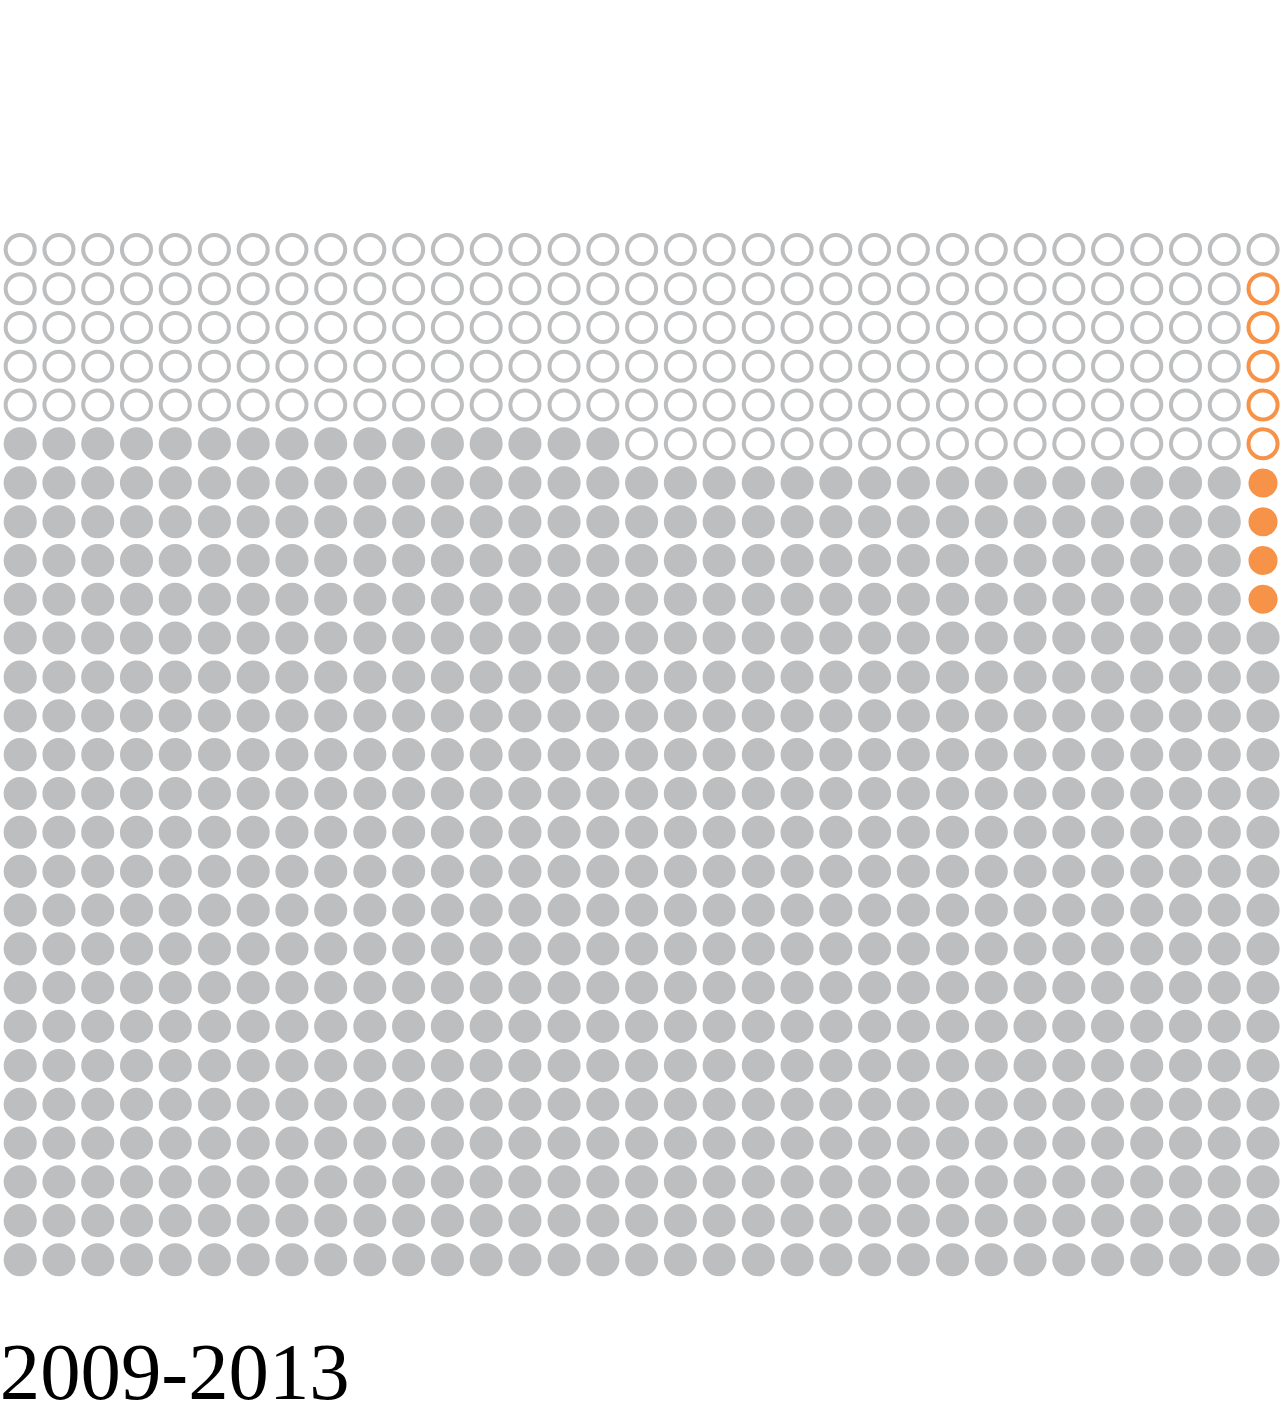
<file: graph2_A.html>
<html>
<head>
  <link rel="stylesheet" media="screen" href="https://fontlibrary.org/face/metropolis" type="text/css"/>
  <style>
  .toolTip {
    position: absolute;
    max-width: 100px;
    font-family: 'MetropolisSemiBold', sans-serif;
    margin-right: 5px;
    font-size: 14px;
    background-color: white;
    opacity: 0.9;
    padding: 5px;
  }
  circle:hover {
    opacity: 0.5;
  }
  </style>
</head>
<body style="margin: 0px;">
<div style="width:100%; height:auto">

<svg version="1.1" id="_x34_0_circles" xmlns="http://www.w3.org/2000/svg" xmlns:xlink="http://www.w3.org/1999/xlink" x="0px"
	 y="0px" viewBox="0 0 317 347.1" style="enable-background:new 0 0 317 347.1;" xml:space="preserve">
    <style type="text/css">
    	.st0{fill:none;stroke:#BCBEC0;stroke-miterlimit:10;}
    	.st1{fill:#BCBEC0;stroke:#BCBEC0;stroke-miterlimit:10;}
    	.st2{fill:none;stroke:#F79348;stroke-miterlimit:10;}
    	.st3{fill:#F79348;}
    	.st4{fill:#FFFFFF;}
    	.st5{fill:#F79348;stroke:#F79348;stroke-miterlimit:10;}
    	.st6{fill:#FFFFFF;stroke:#BCBEC0;stroke-miterlimit:10;}
    	.st7{fill:#FFFFFF;stroke:#F79348;stroke-miterlimit:10;}
    	.st8{fill:none;}
    	.st9{font-family:'MetropolisRegular';}
    	.st10{font-size:20px;}
    </style>
    <circle class="st6" cx="5" cy="61.8" r="3.6"/>
    <circle class="st6" cx="5" cy="71.5" r="3.6"/>
    <circle class="st6" cx="5" cy="81.1" r="3.6"/>
    <circle class="st6" cx="5" cy="90.7" r="3.6"/>
    <circle class="st6" cx="5" cy="100.3" r="3.6"/>
    <circle class="st1" cx="5" cy="109.9" r="3.6"/>
    <circle class="st1" cx="5" cy="119.6" r="3.6"/>
    <circle class="st1" cx="5" cy="129.2" r="3.6"/>
    <circle class="st1" cx="5" cy="138.8" r="3.6"/>
    <circle class="st1" cx="5" cy="148.4" r="3.6"/>
    <circle class="st1" cx="5" cy="158" r="3.6"/>
    <circle class="st1" cx="5" cy="167.7" r="3.6"/>
    <circle class="st1" cx="5" cy="177.3" r="3.6"/>
    <circle class="st1" cx="5" cy="186.9" r="3.6"/>
    <circle class="st1" cx="5" cy="196.5" r="3.6"/>
    <circle class="st1" cx="5" cy="206.1" r="3.6"/>
    <circle class="st1" cx="5" cy="215.8" r="3.6"/>
    <circle class="st1" cx="5" cy="225.4" r="3.6"/>
    <circle class="st1" cx="5" cy="235" r="3.6"/>
    <circle class="st1" cx="5" cy="244.6" r="3.6"/>
    <circle class="st1" cx="5" cy="254.2" r="3.6"/>
    <circle class="st1" cx="5" cy="263.9" r="3.6"/>
    <circle class="st1" cx="5" cy="273.5" r="3.6"/>
    <circle class="st1" cx="5" cy="283.1" r="3.6"/>
    <circle class="st1" cx="5" cy="292.7" r="3.6"/>
    <circle class="st1" cx="5" cy="302.3" r="3.6"/>
    <circle class="st1" cx="5" cy="312" r="3.6"/>
    <circle class="st6" cx="14.6" cy="61.8" r="3.6"/>
    <circle class="st6" cx="14.6" cy="71.5" r="3.6"/>
    <circle class="st6" cx="14.6" cy="81.1" r="3.6"/>
    <circle class="st6" cx="14.6" cy="90.7" r="3.6"/>
    <circle class="st6" cx="14.6" cy="100.3" r="3.6"/>
    <circle class="st1" cx="14.6" cy="109.9" r="3.6"/>
    <circle class="st1" cx="14.6" cy="119.6" r="3.6"/>
    <circle class="st1" cx="14.6" cy="129.2" r="3.6"/>
    <circle class="st1" cx="14.6" cy="138.8" r="3.6"/>
    <circle class="st1" cx="14.6" cy="148.4" r="3.6"/>
    <circle class="st1" cx="14.6" cy="158" r="3.6"/>
    <circle class="st1" cx="14.6" cy="167.7" r="3.6"/>
    <circle class="st1" cx="14.6" cy="177.3" r="3.6"/>
    <circle class="st1" cx="14.6" cy="186.9" r="3.6"/>
    <circle class="st1" cx="14.6" cy="196.5" r="3.6"/>
    <circle class="st1" cx="14.6" cy="206.1" r="3.6"/>
    <circle class="st1" cx="14.6" cy="215.8" r="3.6"/>
    <circle class="st1" cx="14.6" cy="225.4" r="3.6"/>
    <circle class="st1" cx="14.6" cy="235" r="3.6"/>
    <circle class="st1" cx="14.6" cy="244.6" r="3.6"/>
    <circle class="st1" cx="14.6" cy="254.2" r="3.6"/>
    <circle class="st1" cx="14.6" cy="263.9" r="3.6"/>
    <circle class="st1" cx="14.6" cy="273.5" r="3.6"/>
    <circle class="st1" cx="14.6" cy="283.1" r="3.6"/>
    <circle class="st1" cx="14.6" cy="292.7" r="3.6"/>
    <circle class="st1" cx="14.6" cy="302.3" r="3.6"/>
    <circle class="st1" cx="14.6" cy="312" r="3.6"/>
    <circle class="st6" cx="24.2" cy="61.8" r="3.6"/>
    <circle class="st6" cx="24.2" cy="71.5" r="3.6"/>
    <circle class="st6" cx="24.2" cy="81.1" r="3.6"/>
    <circle class="st6" cx="24.2" cy="90.7" r="3.6"/>
    <circle class="st6" cx="24.2" cy="100.3" r="3.6"/>
    <circle class="st1" cx="24.2" cy="109.9" r="3.6"/>
    <circle class="st1" cx="24.2" cy="119.6" r="3.6"/>
    <circle class="st1" cx="24.2" cy="129.2" r="3.6"/>
    <circle class="st1" cx="24.2" cy="138.8" r="3.6"/>
    <circle class="st1" cx="24.2" cy="148.4" r="3.6"/>
    <circle class="st1" cx="24.2" cy="158" r="3.6"/>
    <circle class="st1" cx="24.2" cy="167.7" r="3.6"/>
    <circle class="st1" cx="24.2" cy="177.3" r="3.6"/>
    <circle class="st1" cx="24.2" cy="186.9" r="3.6"/>
    <circle class="st1" cx="24.2" cy="196.5" r="3.6"/>
    <circle class="st1" cx="24.2" cy="206.1" r="3.6"/>
    <circle class="st1" cx="24.2" cy="215.8" r="3.6"/>
    <circle class="st1" cx="24.2" cy="225.4" r="3.6"/>
    <circle class="st1" cx="24.2" cy="235" r="3.6"/>
    <circle class="st1" cx="24.2" cy="244.6" r="3.6"/>
    <circle class="st1" cx="24.2" cy="254.2" r="3.6"/>
    <circle class="st1" cx="24.2" cy="263.9" r="3.6"/>
    <circle class="st1" cx="24.2" cy="273.5" r="3.6"/>
    <circle class="st1" cx="24.2" cy="283.1" r="3.6"/>
    <circle class="st1" cx="24.2" cy="292.7" r="3.6"/>
    <circle class="st1" cx="24.2" cy="302.3" r="3.6"/>
    <circle class="st1" cx="24.2" cy="312" r="3.6"/>
    <circle class="st6" cx="33.8" cy="61.8" r="3.6"/>
    <circle class="st6" cx="33.8" cy="71.5" r="3.6"/>
    <circle class="st6" cx="33.8" cy="81.1" r="3.6"/>
    <circle class="st6" cx="33.8" cy="90.7" r="3.6"/>
    <circle class="st6" cx="33.8" cy="100.3" r="3.6"/>
    <circle class="st1" cx="33.8" cy="109.9" r="3.6"/>
    <circle class="st1" cx="33.8" cy="119.6" r="3.6"/>
    <circle class="st1" cx="33.8" cy="129.2" r="3.6"/>
    <circle class="st1" cx="33.8" cy="138.8" r="3.6"/>
    <circle class="st1" cx="33.8" cy="148.4" r="3.6"/>
    <circle class="st1" cx="33.8" cy="158" r="3.6"/>
    <circle class="st1" cx="33.8" cy="167.7" r="3.6"/>
    <circle class="st1" cx="33.8" cy="177.3" r="3.6"/>
    <circle class="st1" cx="33.8" cy="186.9" r="3.6"/>
    <circle class="st1" cx="33.8" cy="196.5" r="3.6"/>
    <circle class="st1" cx="33.8" cy="206.1" r="3.6"/>
    <circle class="st1" cx="33.8" cy="215.8" r="3.6"/>
    <circle class="st1" cx="33.8" cy="225.4" r="3.6"/>
    <circle class="st1" cx="33.8" cy="235" r="3.6"/>
    <circle class="st1" cx="33.8" cy="244.6" r="3.6"/>
    <circle class="st1" cx="33.8" cy="254.2" r="3.6"/>
    <circle class="st1" cx="33.8" cy="263.9" r="3.6"/>
    <circle class="st1" cx="33.8" cy="273.5" r="3.6"/>
    <circle class="st1" cx="33.8" cy="283.1" r="3.6"/>
    <circle class="st1" cx="33.8" cy="292.7" r="3.6"/>
    <circle class="st1" cx="33.8" cy="302.3" r="3.6"/>
    <circle class="st1" cx="33.8" cy="312" r="3.6"/>
    <circle class="st6" cx="43.4" cy="61.8" r="3.6"/>
    <circle class="st6" cx="43.4" cy="71.5" r="3.6"/>
    <circle class="st6" cx="43.4" cy="81.1" r="3.6"/>
    <circle class="st6" cx="43.4" cy="90.7" r="3.6"/>
    <circle class="st6" cx="43.4" cy="100.3" r="3.6"/>
    <circle class="st1" cx="43.4" cy="109.9" r="3.6"/>
    <circle class="st1" cx="43.4" cy="119.6" r="3.6"/>
    <circle class="st1" cx="43.4" cy="129.2" r="3.6"/>
    <circle class="st1" cx="43.4" cy="138.8" r="3.6"/>
    <circle class="st1" cx="43.4" cy="148.4" r="3.6"/>
    <circle class="st1" cx="43.4" cy="158" r="3.6"/>
    <circle class="st1" cx="43.4" cy="167.7" r="3.6"/>
    <circle class="st1" cx="43.4" cy="177.3" r="3.6"/>
    <circle class="st1" cx="43.4" cy="186.9" r="3.6"/>
    <circle class="st1" cx="43.4" cy="196.5" r="3.6"/>
    <circle class="st1" cx="43.4" cy="206.1" r="3.6"/>
    <circle class="st1" cx="43.4" cy="215.8" r="3.6"/>
    <circle class="st1" cx="43.4" cy="225.4" r="3.6"/>
    <circle class="st1" cx="43.4" cy="235" r="3.6"/>
    <circle class="st1" cx="43.4" cy="244.6" r="3.6"/>
    <circle class="st1" cx="43.4" cy="254.2" r="3.6"/>
    <circle class="st1" cx="43.4" cy="263.9" r="3.6"/>
    <circle class="st1" cx="43.4" cy="273.5" r="3.6"/>
    <circle class="st1" cx="43.4" cy="283.1" r="3.6"/>
    <circle class="st1" cx="43.4" cy="292.7" r="3.6"/>
    <circle class="st1" cx="43.4" cy="302.3" r="3.6"/>
    <circle class="st1" cx="43.4" cy="312" r="3.6"/>
    <circle class="st6" cx="53.1" cy="61.8" r="3.6"/>
    <circle class="st6" cx="53.1" cy="71.5" r="3.6"/>
    <circle class="st6" cx="53.1" cy="81.1" r="3.6"/>
    <circle class="st6" cx="53.1" cy="90.7" r="3.6"/>
    <circle class="st6" cx="53.1" cy="100.3" r="3.6"/>
    <circle class="st1" cx="53.1" cy="109.9" r="3.6"/>
    <circle class="st1" cx="53.1" cy="119.6" r="3.6"/>
    <circle class="st1" cx="53.1" cy="129.2" r="3.6"/>
    <circle class="st1" cx="53.1" cy="138.8" r="3.6"/>
    <circle class="st1" cx="53.1" cy="148.4" r="3.6"/>
    <circle class="st1" cx="53.1" cy="158" r="3.6"/>
    <circle class="st1" cx="53.1" cy="167.7" r="3.6"/>
    <circle class="st1" cx="53.1" cy="177.3" r="3.6"/>
    <circle class="st1" cx="53.1" cy="186.9" r="3.6"/>
    <circle class="st1" cx="53.1" cy="196.5" r="3.6"/>
    <circle class="st1" cx="53.1" cy="206.1" r="3.6"/>
    <circle class="st1" cx="53.1" cy="215.8" r="3.6"/>
    <circle class="st1" cx="53.1" cy="225.4" r="3.6"/>
    <circle class="st1" cx="53.1" cy="235" r="3.6"/>
    <circle class="st1" cx="53.1" cy="244.6" r="3.6"/>
    <circle class="st1" cx="53.1" cy="254.2" r="3.6"/>
    <circle class="st1" cx="53.1" cy="263.9" r="3.6"/>
    <circle class="st1" cx="53.1" cy="273.5" r="3.6"/>
    <circle class="st1" cx="53.1" cy="283.1" r="3.6"/>
    <circle class="st1" cx="53.1" cy="292.7" r="3.6"/>
    <circle class="st1" cx="53.1" cy="302.3" r="3.6"/>
    <circle class="st1" cx="53.1" cy="312" r="3.6"/>
    <circle class="st6" cx="62.7" cy="61.8" r="3.6"/>
    <circle class="st6" cx="62.7" cy="71.5" r="3.6"/>
    <circle class="st6" cx="62.7" cy="81.1" r="3.6"/>
    <circle class="st6" cx="62.7" cy="90.7" r="3.6"/>
    <circle class="st6" cx="62.7" cy="100.3" r="3.6"/>
    <circle class="st1" cx="62.7" cy="109.9" r="3.6"/>
    <circle class="st1" cx="62.7" cy="119.6" r="3.6"/>
    <circle class="st1" cx="62.7" cy="129.2" r="3.6"/>
    <circle class="st1" cx="62.7" cy="138.8" r="3.6"/>
    <circle class="st1" cx="62.7" cy="148.4" r="3.6"/>
    <circle class="st1" cx="62.7" cy="158" r="3.6"/>
    <circle class="st1" cx="62.7" cy="167.7" r="3.6"/>
    <circle class="st1" cx="62.7" cy="177.3" r="3.6"/>
    <circle class="st1" cx="62.7" cy="186.9" r="3.6"/>
    <circle class="st1" cx="62.7" cy="196.5" r="3.6"/>
    <circle class="st1" cx="62.7" cy="206.1" r="3.6"/>
    <circle class="st1" cx="62.7" cy="215.8" r="3.6"/>
    <circle class="st1" cx="62.7" cy="225.4" r="3.6"/>
    <circle class="st1" cx="62.7" cy="235" r="3.6"/>
    <circle class="st1" cx="62.7" cy="244.6" r="3.6"/>
    <circle class="st1" cx="62.7" cy="254.2" r="3.6"/>
    <circle class="st1" cx="62.7" cy="263.9" r="3.6"/>
    <circle class="st1" cx="62.7" cy="273.5" r="3.6"/>
    <circle class="st1" cx="62.7" cy="283.1" r="3.6"/>
    <circle class="st1" cx="62.7" cy="292.7" r="3.6"/>
    <circle class="st1" cx="62.7" cy="302.3" r="3.6"/>
    <circle class="st1" cx="62.7" cy="312" r="3.6"/>
    <circle class="st6" cx="72.3" cy="61.8" r="3.6"/>
    <circle class="st6" cx="72.3" cy="71.5" r="3.6"/>
    <circle class="st6" cx="72.3" cy="81.1" r="3.6"/>
    <circle class="st6" cx="72.3" cy="90.7" r="3.6"/>
    <circle class="st6" cx="72.3" cy="100.3" r="3.6"/>
    <circle class="st1" cx="72.3" cy="109.9" r="3.6"/>
    <circle class="st1" cx="72.3" cy="119.6" r="3.6"/>
    <circle class="st1" cx="72.3" cy="129.2" r="3.6"/>
    <circle class="st1" cx="72.3" cy="138.8" r="3.6"/>
    <circle class="st1" cx="72.3" cy="148.4" r="3.6"/>
    <circle class="st1" cx="72.3" cy="158" r="3.6"/>
    <circle class="st1" cx="72.3" cy="167.7" r="3.6"/>
    <circle class="st1" cx="72.3" cy="177.3" r="3.6"/>
    <circle class="st1" cx="72.3" cy="186.9" r="3.6"/>
    <circle class="st1" cx="72.3" cy="196.5" r="3.6"/>
    <circle class="st1" cx="72.3" cy="206.1" r="3.6"/>
    <circle class="st1" cx="72.3" cy="215.8" r="3.6"/>
    <circle class="st1" cx="72.3" cy="225.4" r="3.6"/>
    <circle class="st1" cx="72.3" cy="235" r="3.6"/>
    <circle class="st1" cx="72.3" cy="244.6" r="3.6"/>
    <circle class="st1" cx="72.3" cy="254.2" r="3.6"/>
    <circle class="st1" cx="72.3" cy="263.9" r="3.6"/>
    <circle class="st1" cx="72.3" cy="273.5" r="3.6"/>
    <circle class="st1" cx="72.3" cy="283.1" r="3.6"/>
    <circle class="st1" cx="72.3" cy="292.7" r="3.6"/>
    <circle class="st1" cx="72.3" cy="302.3" r="3.6"/>
    <circle class="st1" cx="72.3" cy="312" r="3.6"/>
    <circle class="st6" cx="81.9" cy="61.8" r="3.6"/>
    <circle class="st6" cx="81.9" cy="71.5" r="3.6"/>
    <circle class="st6" cx="81.9" cy="81.1" r="3.6"/>
    <circle class="st6" cx="81.9" cy="90.7" r="3.6"/>
    <circle class="st6" cx="81.9" cy="100.3" r="3.6"/>
    <circle class="st1" cx="81.9" cy="109.9" r="3.6"/>
    <circle class="st1" cx="81.9" cy="119.6" r="3.6"/>
    <circle class="st1" cx="81.9" cy="129.2" r="3.6"/>
    <circle class="st1" cx="81.9" cy="138.8" r="3.6"/>
    <circle class="st1" cx="81.9" cy="148.4" r="3.6"/>
    <circle class="st1" cx="81.9" cy="158" r="3.6"/>
    <circle class="st1" cx="81.9" cy="167.7" r="3.6"/>
    <circle class="st1" cx="81.9" cy="177.3" r="3.6"/>
    <circle class="st1" cx="81.9" cy="186.9" r="3.6"/>
    <circle class="st1" cx="81.9" cy="196.5" r="3.6"/>
    <circle class="st1" cx="81.9" cy="206.1" r="3.6"/>
    <circle class="st1" cx="81.9" cy="215.8" r="3.6"/>
    <circle class="st1" cx="81.9" cy="225.4" r="3.6"/>
    <circle class="st1" cx="81.9" cy="235" r="3.6"/>
    <circle class="st1" cx="81.9" cy="244.6" r="3.6"/>
    <circle class="st1" cx="81.9" cy="254.2" r="3.6"/>
    <circle class="st1" cx="81.9" cy="263.9" r="3.6"/>
    <circle class="st1" cx="81.9" cy="273.5" r="3.6"/>
    <circle class="st1" cx="81.9" cy="283.1" r="3.6"/>
    <circle class="st1" cx="81.9" cy="292.7" r="3.6"/>
    <circle class="st1" cx="81.9" cy="302.3" r="3.6"/>
    <circle class="st1" cx="81.9" cy="312" r="3.6"/>
    <circle class="st6" cx="91.6" cy="61.8" r="3.6"/>
    <circle class="st6" cx="91.6" cy="71.5" r="3.6"/>
    <circle class="st6" cx="91.6" cy="81.1" r="3.6"/>
    <circle class="st6" cx="91.6" cy="90.7" r="3.6"/>
    <circle class="st6" cx="91.6" cy="100.3" r="3.6"/>
    <circle class="st1" cx="91.6" cy="109.9" r="3.6"/>
    <circle class="st1" cx="91.6" cy="119.6" r="3.6"/>
    <circle class="st1" cx="91.6" cy="129.2" r="3.6"/>
    <circle class="st1" cx="91.6" cy="138.8" r="3.6"/>
    <circle class="st1" cx="91.6" cy="148.4" r="3.6"/>
    <circle class="st1" cx="91.6" cy="158" r="3.6"/>
    <circle class="st1" cx="91.6" cy="167.7" r="3.6"/>
    <circle class="st1" cx="91.6" cy="177.3" r="3.6"/>
    <circle class="st1" cx="91.6" cy="186.9" r="3.6"/>
    <circle class="st1" cx="91.6" cy="196.5" r="3.6"/>
    <circle class="st1" cx="91.6" cy="206.1" r="3.6"/>
    <circle class="st1" cx="91.6" cy="215.8" r="3.6"/>
    <circle class="st1" cx="91.6" cy="225.4" r="3.6"/>
    <circle class="st1" cx="91.6" cy="235" r="3.6"/>
    <circle class="st1" cx="91.6" cy="244.6" r="3.6"/>
    <circle class="st1" cx="91.6" cy="254.2" r="3.6"/>
    <circle class="st1" cx="91.6" cy="263.9" r="3.6"/>
    <circle class="st1" cx="91.6" cy="273.5" r="3.6"/>
    <circle class="st1" cx="91.6" cy="283.1" r="3.6"/>
    <circle class="st1" cx="91.6" cy="292.7" r="3.6"/>
    <circle class="st1" cx="91.6" cy="302.3" r="3.6"/>
    <circle class="st1" cx="91.6" cy="312" r="3.6"/>
    <circle class="st6" cx="101.2" cy="61.8" r="3.6"/>
    <circle class="st6" cx="101.2" cy="71.5" r="3.6"/>
    <circle class="st6" cx="101.2" cy="81.1" r="3.6"/>
    <circle class="st6" cx="101.2" cy="90.7" r="3.6"/>
    <circle class="st6" cx="101.2" cy="100.3" r="3.6"/>
    <circle class="st1" cx="101.2" cy="109.9" r="3.6"/>
    <circle class="st1" cx="101.2" cy="119.6" r="3.6"/>
    <circle class="st1" cx="101.2" cy="129.2" r="3.6"/>
    <circle class="st1" cx="101.2" cy="138.8" r="3.6"/>
    <circle class="st1" cx="101.2" cy="148.4" r="3.6"/>
    <circle class="st1" cx="101.2" cy="158" r="3.6"/>
    <circle class="st1" cx="101.2" cy="167.7" r="3.6"/>
    <circle class="st1" cx="101.2" cy="177.3" r="3.6"/>
    <circle class="st1" cx="101.2" cy="186.9" r="3.6"/>
    <circle class="st1" cx="101.2" cy="196.5" r="3.6"/>
    <circle class="st1" cx="101.2" cy="206.1" r="3.6"/>
    <circle class="st1" cx="101.2" cy="215.8" r="3.6"/>
    <circle class="st1" cx="101.2" cy="225.4" r="3.6"/>
    <circle class="st1" cx="101.2" cy="235" r="3.6"/>
    <circle class="st1" cx="101.2" cy="244.6" r="3.6"/>
    <circle class="st1" cx="101.2" cy="254.2" r="3.6"/>
    <circle class="st1" cx="101.2" cy="263.9" r="3.6"/>
    <circle class="st1" cx="101.2" cy="273.5" r="3.6"/>
    <circle class="st1" cx="101.2" cy="283.1" r="3.6"/>
    <circle class="st1" cx="101.2" cy="292.7" r="3.6"/>
    <circle class="st1" cx="101.2" cy="302.3" r="3.6"/>
    <circle class="st1" cx="101.2" cy="312" r="3.6"/>
    <circle class="st6" cx="110.8" cy="61.8" r="3.6"/>
    <circle class="st6" cx="110.8" cy="71.5" r="3.6"/>
    <circle class="st6" cx="110.8" cy="81.1" r="3.6"/>
    <circle class="st6" cx="110.8" cy="90.7" r="3.6"/>
    <circle class="st6" cx="110.8" cy="100.3" r="3.6"/>
    <circle class="st1" cx="110.8" cy="109.9" r="3.6"/>
    <circle class="st1" cx="110.8" cy="119.6" r="3.6"/>
    <circle class="st1" cx="110.8" cy="129.2" r="3.6"/>
    <circle class="st1" cx="110.8" cy="138.8" r="3.6"/>
    <circle class="st1" cx="110.8" cy="148.4" r="3.6"/>
    <circle class="st1" cx="110.8" cy="158" r="3.6"/>
    <circle class="st1" cx="110.8" cy="167.7" r="3.6"/>
    <circle class="st1" cx="110.8" cy="177.3" r="3.6"/>
    <circle class="st1" cx="110.8" cy="186.9" r="3.6"/>
    <circle class="st1" cx="110.8" cy="196.5" r="3.6"/>
    <circle class="st1" cx="110.8" cy="206.1" r="3.6"/>
    <circle class="st1" cx="110.8" cy="215.8" r="3.6"/>
    <circle class="st1" cx="110.8" cy="225.4" r="3.6"/>
    <circle class="st1" cx="110.8" cy="235" r="3.6"/>
    <circle class="st1" cx="110.8" cy="244.6" r="3.6"/>
    <circle class="st1" cx="110.8" cy="254.2" r="3.6"/>
    <circle class="st1" cx="110.8" cy="263.9" r="3.6"/>
    <circle class="st1" cx="110.8" cy="273.5" r="3.6"/>
    <circle class="st1" cx="110.8" cy="283.1" r="3.6"/>
    <circle class="st1" cx="110.8" cy="292.7" r="3.6"/>
    <circle class="st1" cx="110.8" cy="302.3" r="3.6"/>
    <circle class="st1" cx="110.8" cy="312" r="3.6"/>
    <circle class="st6" cx="120.4" cy="61.8" r="3.6"/>
    <circle class="st6" cx="120.4" cy="71.5" r="3.6"/>
    <circle class="st6" cx="120.4" cy="81.1" r="3.6"/>
    <circle class="st6" cx="120.4" cy="90.7" r="3.6"/>
    <circle class="st6" cx="120.4" cy="100.3" r="3.6"/>
    <circle class="st1" cx="120.4" cy="109.9" r="3.6"/>
    <circle class="st1" cx="120.4" cy="119.6" r="3.6"/>
    <circle class="st1" cx="120.4" cy="129.2" r="3.6"/>
    <circle class="st1" cx="120.4" cy="138.8" r="3.6"/>
    <circle class="st1" cx="120.4" cy="148.4" r="3.6"/>
    <circle class="st1" cx="120.4" cy="158" r="3.6"/>
    <circle class="st1" cx="120.4" cy="167.7" r="3.6"/>
    <circle class="st1" cx="120.4" cy="177.3" r="3.6"/>
    <circle class="st1" cx="120.4" cy="186.9" r="3.6"/>
    <circle class="st1" cx="120.4" cy="196.5" r="3.6"/>
    <circle class="st1" cx="120.4" cy="206.1" r="3.6"/>
    <circle class="st1" cx="120.4" cy="215.8" r="3.6"/>
    <circle class="st1" cx="120.4" cy="225.4" r="3.6"/>
    <circle class="st1" cx="120.4" cy="235" r="3.6"/>
    <circle class="st1" cx="120.4" cy="244.6" r="3.6"/>
    <circle class="st1" cx="120.4" cy="254.2" r="3.6"/>
    <circle class="st1" cx="120.4" cy="263.9" r="3.6"/>
    <circle class="st1" cx="120.4" cy="273.5" r="3.6"/>
    <circle class="st1" cx="120.4" cy="283.1" r="3.6"/>
    <circle class="st1" cx="120.4" cy="292.7" r="3.6"/>
    <circle class="st1" cx="120.4" cy="302.3" r="3.6"/>
    <circle class="st1" cx="120.4" cy="312" r="3.6"/>
    <circle class="st6" cx="130" cy="61.8" r="3.6"/>
    <circle class="st6" cx="130" cy="71.5" r="3.6"/>
    <circle class="st6" cx="130" cy="81.1" r="3.6"/>
    <circle class="st6" cx="130" cy="90.7" r="3.6"/>
    <circle class="st6" cx="130" cy="100.3" r="3.6"/>
    <circle class="st1" cx="130" cy="109.9" r="3.6"/>
    <circle class="st1" cx="130" cy="119.6" r="3.6"/>
    <circle class="st1" cx="130" cy="129.2" r="3.6"/>
    <circle class="st1" cx="130" cy="138.8" r="3.6"/>
    <circle class="st1" cx="130" cy="148.4" r="3.6"/>
    <circle class="st1" cx="130" cy="158" r="3.6"/>
    <circle class="st1" cx="130" cy="167.7" r="3.6"/>
    <circle class="st1" cx="130" cy="177.3" r="3.6"/>
    <circle class="st1" cx="130" cy="186.9" r="3.6"/>
    <circle class="st1" cx="130" cy="196.5" r="3.6"/>
    <circle class="st1" cx="130" cy="206.1" r="3.6"/>
    <circle class="st1" cx="130" cy="215.8" r="3.6"/>
    <circle class="st1" cx="130" cy="225.4" r="3.6"/>
    <circle class="st1" cx="130" cy="235" r="3.6"/>
    <circle class="st1" cx="130" cy="244.6" r="3.6"/>
    <circle class="st1" cx="130" cy="254.2" r="3.6"/>
    <circle class="st1" cx="130" cy="263.9" r="3.6"/>
    <circle class="st1" cx="130" cy="273.5" r="3.6"/>
    <circle class="st1" cx="130" cy="283.1" r="3.6"/>
    <circle class="st1" cx="130" cy="292.7" r="3.6"/>
    <circle class="st1" cx="130" cy="302.3" r="3.6"/>
    <circle class="st1" cx="130" cy="312" r="3.6"/>
    <circle class="st6" cx="139.7" cy="61.8" r="3.6"/>
    <circle class="st6" cx="139.7" cy="71.5" r="3.6"/>
    <circle class="st6" cx="139.7" cy="81.1" r="3.6"/>
    <circle class="st6" cx="139.7" cy="90.7" r="3.6"/>
    <circle class="st6" cx="139.7" cy="100.3" r="3.6"/>
    <circle class="st1" cx="139.7" cy="109.9" r="3.6"/>
    <circle class="st1" cx="139.7" cy="119.6" r="3.6"/>
    <circle class="st1" cx="139.7" cy="129.2" r="3.6"/>
    <circle class="st1" cx="139.7" cy="138.8" r="3.6"/>
    <circle class="st1" cx="139.7" cy="148.4" r="3.6"/>
    <circle class="st1" cx="139.7" cy="158" r="3.6"/>
    <circle class="st1" cx="139.7" cy="167.7" r="3.6"/>
    <circle class="st1" cx="139.7" cy="177.3" r="3.6"/>
    <circle class="st1" cx="139.7" cy="186.9" r="3.6"/>
    <circle class="st1" cx="139.7" cy="196.5" r="3.6"/>
    <circle class="st1" cx="139.7" cy="206.1" r="3.6"/>
    <circle class="st1" cx="139.7" cy="215.8" r="3.6"/>
    <circle class="st1" cx="139.7" cy="225.4" r="3.6"/>
    <circle class="st1" cx="139.7" cy="235" r="3.6"/>
    <circle class="st1" cx="139.7" cy="244.6" r="3.6"/>
    <circle class="st1" cx="139.7" cy="254.2" r="3.6"/>
    <circle class="st1" cx="139.7" cy="263.9" r="3.6"/>
    <circle class="st1" cx="139.7" cy="273.5" r="3.6"/>
    <circle class="st1" cx="139.7" cy="283.1" r="3.6"/>
    <circle class="st1" cx="139.7" cy="292.7" r="3.6"/>
    <circle class="st1" cx="139.7" cy="302.3" r="3.6"/>
    <circle class="st1" cx="139.7" cy="312" r="3.6"/>
    <circle class="st6" cx="149.3" cy="61.8" r="3.6"/>
    <circle class="st6" cx="149.3" cy="71.5" r="3.6"/>
    <circle class="st6" cx="149.3" cy="81.1" r="3.6"/>
    <circle class="st6" cx="149.3" cy="90.7" r="3.6"/>
    <circle class="st6" cx="149.3" cy="100.3" r="3.6"/>
    <circle class="st1" cx="149.3" cy="109.9" r="3.6"/>
    <circle class="st1" cx="149.3" cy="119.6" r="3.6"/>
    <circle class="st1" cx="149.3" cy="129.2" r="3.6"/>
    <circle class="st1" cx="149.3" cy="138.8" r="3.6"/>
    <circle class="st1" cx="149.3" cy="148.4" r="3.6"/>
    <circle class="st1" cx="149.3" cy="158" r="3.6"/>
    <circle class="st1" cx="149.3" cy="167.7" r="3.6"/>
    <circle class="st1" cx="149.3" cy="177.3" r="3.6"/>
    <circle class="st1" cx="149.3" cy="186.9" r="3.6"/>
    <circle class="st1" cx="149.3" cy="196.5" r="3.6"/>
    <circle class="st1" cx="149.3" cy="206.1" r="3.6"/>
    <circle class="st1" cx="149.3" cy="215.8" r="3.6"/>
    <circle class="st1" cx="149.3" cy="225.4" r="3.6"/>
    <circle class="st1" cx="149.3" cy="235" r="3.6"/>
    <circle class="st1" cx="149.3" cy="244.6" r="3.6"/>
    <circle class="st1" cx="149.3" cy="254.2" r="3.6"/>
    <circle class="st1" cx="149.3" cy="263.9" r="3.6"/>
    <circle class="st1" cx="149.3" cy="273.5" r="3.6"/>
    <circle class="st1" cx="149.3" cy="283.1" r="3.6"/>
    <circle class="st1" cx="149.3" cy="292.7" r="3.6"/>
    <circle class="st1" cx="149.3" cy="302.3" r="3.6"/>
    <circle class="st1" cx="149.3" cy="312" r="3.6"/>
    <circle class="st6" cx="158.9" cy="61.8" r="3.6"/>
    <circle class="st6" cx="158.9" cy="71.5" r="3.6"/>
    <circle class="st6" cx="158.9" cy="81.1" r="3.6"/>
    <circle class="st6" cx="158.9" cy="90.7" r="3.6"/>
    <circle class="st6" cx="158.9" cy="100.3" r="3.6"/>
    <circle class="st6" cx="158.9" cy="109.9" r="3.6"/>
    <circle class="st1" cx="158.9" cy="119.6" r="3.6"/>
    <circle class="st1" cx="158.9" cy="129.2" r="3.6"/>
    <circle class="st1" cx="158.9" cy="138.8" r="3.6"/>
    <circle class="st1" cx="158.9" cy="148.4" r="3.6"/>
    <circle class="st1" cx="158.9" cy="158" r="3.6"/>
    <circle class="st1" cx="158.9" cy="167.7" r="3.6"/>
    <circle class="st1" cx="158.9" cy="177.3" r="3.6"/>
    <circle class="st1" cx="158.9" cy="186.9" r="3.6"/>
    <circle class="st1" cx="158.9" cy="196.5" r="3.6"/>
    <circle class="st1" cx="158.9" cy="206.1" r="3.6"/>
    <circle class="st1" cx="158.9" cy="215.8" r="3.6"/>
    <circle class="st1" cx="158.9" cy="225.4" r="3.6"/>
    <circle class="st1" cx="158.9" cy="235" r="3.6"/>
    <circle class="st1" cx="158.9" cy="244.6" r="3.6"/>
    <circle class="st1" cx="158.9" cy="254.2" r="3.6"/>
    <circle class="st1" cx="158.9" cy="263.9" r="3.6"/>
    <circle class="st1" cx="158.9" cy="273.5" r="3.6"/>
    <circle class="st1" cx="158.9" cy="283.1" r="3.6"/>
    <circle class="st1" cx="158.9" cy="292.7" r="3.6"/>
    <circle class="st1" cx="158.9" cy="302.3" r="3.6"/>
    <circle class="st1" cx="158.9" cy="312" r="3.6"/>
    <circle class="st6" cx="168.5" cy="61.8" r="3.6"/>
    <circle class="st6" cx="168.5" cy="71.5" r="3.6"/>
    <circle class="st6" cx="168.5" cy="81.1" r="3.6"/>
    <circle class="st6" cx="168.5" cy="90.7" r="3.6"/>
    <circle class="st6" cx="168.5" cy="100.3" r="3.6"/>
    <circle class="st6" cx="168.5" cy="109.9" r="3.6"/>
    <circle class="st1" cx="168.5" cy="119.6" r="3.6"/>
    <circle class="st1" cx="168.5" cy="129.2" r="3.6"/>
    <circle class="st1" cx="168.5" cy="138.8" r="3.6"/>
    <circle class="st1" cx="168.5" cy="148.4" r="3.6"/>
    <circle class="st1" cx="168.5" cy="158" r="3.6"/>
    <circle class="st1" cx="168.5" cy="167.7" r="3.6"/>
    <circle class="st1" cx="168.5" cy="177.3" r="3.6"/>
    <circle class="st1" cx="168.5" cy="186.9" r="3.6"/>
    <circle class="st1" cx="168.5" cy="196.5" r="3.6"/>
    <circle class="st1" cx="168.5" cy="206.1" r="3.6"/>
    <circle class="st1" cx="168.5" cy="215.8" r="3.6"/>
    <circle class="st1" cx="168.5" cy="225.4" r="3.6"/>
    <circle class="st1" cx="168.5" cy="235" r="3.6"/>
    <circle class="st1" cx="168.5" cy="244.6" r="3.6"/>
    <circle class="st1" cx="168.5" cy="254.2" r="3.6"/>
    <circle class="st1" cx="168.5" cy="263.9" r="3.6"/>
    <circle class="st1" cx="168.5" cy="273.5" r="3.6"/>
    <circle class="st1" cx="168.5" cy="283.1" r="3.6"/>
    <circle class="st1" cx="168.5" cy="292.7" r="3.6"/>
    <circle class="st1" cx="168.5" cy="302.3" r="3.6"/>
    <circle class="st1" cx="168.5" cy="312" r="3.6"/>
    <circle class="st6" cx="178.1" cy="61.8" r="3.6"/>
    <circle class="st6" cx="178.1" cy="71.5" r="3.6"/>
    <circle class="st6" cx="178.1" cy="81.1" r="3.6"/>
    <circle class="st6" cx="178.1" cy="90.7" r="3.6"/>
    <circle class="st6" cx="178.1" cy="100.3" r="3.6"/>
    <circle class="st6" cx="178.1" cy="109.9" r="3.6"/>
    <circle class="st1" cx="178.1" cy="119.6" r="3.6"/>
    <circle class="st1" cx="178.1" cy="129.2" r="3.6"/>
    <circle class="st1" cx="178.1" cy="138.8" r="3.6"/>
    <circle class="st1" cx="178.1" cy="148.4" r="3.6"/>
    <circle class="st1" cx="178.1" cy="158" r="3.6"/>
    <circle class="st1" cx="178.1" cy="167.7" r="3.6"/>
    <circle class="st1" cx="178.1" cy="177.3" r="3.6"/>
    <circle class="st1" cx="178.1" cy="186.9" r="3.6"/>
    <circle class="st1" cx="178.1" cy="196.5" r="3.6"/>
    <circle class="st1" cx="178.1" cy="206.1" r="3.6"/>
    <circle class="st1" cx="178.1" cy="215.8" r="3.6"/>
    <circle class="st1" cx="178.1" cy="225.4" r="3.6"/>
    <circle class="st1" cx="178.1" cy="235" r="3.6"/>
    <circle class="st1" cx="178.1" cy="244.6" r="3.6"/>
    <circle class="st1" cx="178.1" cy="254.2" r="3.6"/>
    <circle class="st1" cx="178.1" cy="263.9" r="3.6"/>
    <circle class="st1" cx="178.1" cy="273.5" r="3.6"/>
    <circle class="st1" cx="178.1" cy="283.1" r="3.6"/>
    <circle class="st1" cx="178.1" cy="292.7" r="3.6"/>
    <circle class="st1" cx="178.1" cy="302.3" r="3.6"/>
    <circle class="st1" cx="178.1" cy="312" r="3.6"/>
    <circle class="st6" cx="187.8" cy="61.8" r="3.6"/>
    <circle class="st6" cx="187.8" cy="71.5" r="3.6"/>
    <circle class="st6" cx="187.8" cy="81.1" r="3.6"/>
    <circle class="st6" cx="187.8" cy="90.7" r="3.6"/>
    <circle class="st6" cx="187.8" cy="100.3" r="3.6"/>
    <circle class="st6" cx="187.8" cy="109.9" r="3.6"/>
    <circle class="st1" cx="187.8" cy="119.6" r="3.6"/>
    <circle class="st1" cx="187.8" cy="129.2" r="3.6"/>
    <circle class="st1" cx="187.8" cy="138.8" r="3.6"/>
    <circle class="st1" cx="187.8" cy="148.4" r="3.6"/>
    <circle class="st1" cx="187.8" cy="158" r="3.6"/>
    <circle class="st1" cx="187.8" cy="167.7" r="3.6"/>
    <circle class="st1" cx="187.8" cy="177.3" r="3.6"/>
    <circle class="st1" cx="187.8" cy="186.9" r="3.6"/>
    <circle class="st1" cx="187.8" cy="196.5" r="3.6"/>
    <circle class="st1" cx="187.8" cy="206.1" r="3.6"/>
    <circle class="st1" cx="187.8" cy="215.8" r="3.6"/>
    <circle class="st1" cx="187.8" cy="225.4" r="3.6"/>
    <circle class="st1" cx="187.8" cy="235" r="3.6"/>
    <circle class="st1" cx="187.8" cy="244.6" r="3.6"/>
    <circle class="st1" cx="187.8" cy="254.2" r="3.6"/>
    <circle class="st1" cx="187.8" cy="263.9" r="3.6"/>
    <circle class="st1" cx="187.8" cy="273.5" r="3.6"/>
    <circle class="st1" cx="187.8" cy="283.1" r="3.6"/>
    <circle class="st1" cx="187.8" cy="292.7" r="3.6"/>
    <circle class="st1" cx="187.8" cy="302.3" r="3.6"/>
    <circle class="st1" cx="187.8" cy="312" r="3.6"/>
    <circle class="st6" cx="197.4" cy="61.8" r="3.6"/>
    <circle class="st6" cx="197.4" cy="71.5" r="3.6"/>
    <circle class="st6" cx="197.4" cy="81.1" r="3.6"/>
    <circle class="st6" cx="197.4" cy="90.7" r="3.6"/>
    <circle class="st6" cx="197.4" cy="100.3" r="3.6"/>
    <circle class="st6" cx="197.4" cy="109.9" r="3.6"/>
    <circle class="st1" cx="197.4" cy="119.6" r="3.6"/>
    <circle class="st1" cx="197.4" cy="129.2" r="3.6"/>
    <circle class="st1" cx="197.4" cy="138.8" r="3.6"/>
    <circle class="st1" cx="197.4" cy="148.4" r="3.6"/>
    <circle class="st1" cx="197.4" cy="158" r="3.6"/>
    <circle class="st1" cx="197.4" cy="167.7" r="3.6"/>
    <circle class="st1" cx="197.4" cy="177.3" r="3.6"/>
    <circle class="st1" cx="197.4" cy="186.9" r="3.6"/>
    <circle class="st1" cx="197.4" cy="196.5" r="3.6"/>
    <circle class="st1" cx="197.4" cy="206.1" r="3.6"/>
    <circle class="st1" cx="197.4" cy="215.8" r="3.6"/>
    <circle class="st1" cx="197.4" cy="225.4" r="3.6"/>
    <circle class="st1" cx="197.4" cy="235" r="3.6"/>
    <circle class="st1" cx="197.4" cy="244.6" r="3.6"/>
    <circle class="st1" cx="197.4" cy="254.2" r="3.6"/>
    <circle class="st1" cx="197.4" cy="263.9" r="3.6"/>
    <circle class="st1" cx="197.4" cy="273.5" r="3.6"/>
    <circle class="st1" cx="197.4" cy="283.1" r="3.6"/>
    <circle class="st1" cx="197.4" cy="292.7" r="3.6"/>
    <circle class="st1" cx="197.4" cy="302.3" r="3.6"/>
    <circle class="st1" cx="197.4" cy="312" r="3.6"/>
    <circle class="st6" cx="207" cy="61.8" r="3.6"/>
    <circle class="st6" cx="207" cy="71.5" r="3.6"/>
    <circle class="st6" cx="207" cy="81.1" r="3.6"/>
    <circle class="st6" cx="207" cy="90.7" r="3.6"/>
    <circle class="st6" cx="207" cy="100.3" r="3.6"/>
    <circle class="st6" cx="207" cy="109.9" r="3.6"/>
    <circle class="st1" cx="207" cy="119.6" r="3.6"/>
    <circle class="st1" cx="207" cy="129.2" r="3.6"/>
    <circle class="st1" cx="207" cy="138.8" r="3.6"/>
    <circle class="st1" cx="207" cy="148.4" r="3.6"/>
    <circle class="st1" cx="207" cy="158" r="3.6"/>
    <circle class="st1" cx="207" cy="167.7" r="3.6"/>
    <circle class="st1" cx="207" cy="177.3" r="3.6"/>
    <circle class="st1" cx="207" cy="186.9" r="3.6"/>
    <circle class="st1" cx="207" cy="196.5" r="3.6"/>
    <circle class="st1" cx="207" cy="206.1" r="3.6"/>
    <circle class="st1" cx="207" cy="215.8" r="3.6"/>
    <circle class="st1" cx="207" cy="225.4" r="3.6"/>
    <circle class="st1" cx="207" cy="235" r="3.6"/>
    <circle class="st1" cx="207" cy="244.6" r="3.6"/>
    <circle class="st1" cx="207" cy="254.2" r="3.6"/>
    <circle class="st1" cx="207" cy="263.9" r="3.6"/>
    <circle class="st1" cx="207" cy="273.5" r="3.6"/>
    <circle class="st1" cx="207" cy="283.1" r="3.6"/>
    <circle class="st1" cx="207" cy="292.7" r="3.6"/>
    <circle class="st1" cx="207" cy="302.3" r="3.6"/>
    <circle class="st1" cx="207" cy="312" r="3.6"/>
    <circle class="st6" cx="216.6" cy="61.8" r="3.6"/>
    <circle class="st6" cx="216.6" cy="71.5" r="3.6"/>
    <circle class="st6" cx="216.6" cy="81.1" r="3.6"/>
    <circle class="st6" cx="216.6" cy="90.7" r="3.6"/>
    <circle class="st6" cx="216.6" cy="100.3" r="3.6"/>
    <circle class="st6" cx="216.6" cy="109.9" r="3.6"/>
    <circle class="st1" cx="216.6" cy="119.6" r="3.6"/>
    <circle class="st1" cx="216.6" cy="129.2" r="3.6"/>
    <circle class="st1" cx="216.6" cy="138.8" r="3.6"/>
    <circle class="st1" cx="216.6" cy="148.4" r="3.6"/>
    <circle class="st1" cx="216.6" cy="158" r="3.6"/>
    <circle class="st1" cx="216.6" cy="167.7" r="3.6"/>
    <circle class="st1" cx="216.6" cy="177.3" r="3.6"/>
    <circle class="st1" cx="216.6" cy="186.9" r="3.6"/>
    <circle class="st1" cx="216.6" cy="196.5" r="3.6"/>
    <circle class="st1" cx="216.6" cy="206.1" r="3.6"/>
    <circle class="st1" cx="216.6" cy="215.8" r="3.6"/>
    <circle class="st1" cx="216.6" cy="225.4" r="3.6"/>
    <circle class="st1" cx="216.6" cy="235" r="3.6"/>
    <circle class="st1" cx="216.6" cy="244.6" r="3.6"/>
    <circle class="st1" cx="216.6" cy="254.2" r="3.6"/>
    <circle class="st1" cx="216.6" cy="263.9" r="3.6"/>
    <circle class="st1" cx="216.6" cy="273.5" r="3.6"/>
    <circle class="st1" cx="216.6" cy="283.1" r="3.6"/>
    <circle class="st1" cx="216.6" cy="292.7" r="3.6"/>
    <circle class="st1" cx="216.6" cy="302.3" r="3.6"/>
    <circle class="st1" cx="216.6" cy="312" r="3.6"/>
    <circle class="st6" cx="226.2" cy="61.8" r="3.6"/>
    <circle class="st6" cx="226.2" cy="71.5" r="3.6"/>
    <circle class="st6" cx="226.2" cy="81.1" r="3.6"/>
    <circle class="st6" cx="226.2" cy="90.7" r="3.6"/>
    <circle class="st6" cx="226.2" cy="100.3" r="3.6"/>
    <circle class="st6" cx="226.2" cy="109.9" r="3.6"/>
    <circle class="st1" cx="226.2" cy="119.6" r="3.6"/>
    <circle class="st1" cx="226.2" cy="129.2" r="3.6"/>
    <circle class="st1" cx="226.2" cy="138.8" r="3.6"/>
    <circle class="st1" cx="226.2" cy="148.4" r="3.6"/>
    <circle class="st1" cx="226.2" cy="158" r="3.6"/>
    <circle class="st1" cx="226.2" cy="167.7" r="3.6"/>
    <circle class="st1" cx="226.2" cy="177.3" r="3.6"/>
    <circle class="st1" cx="226.2" cy="186.9" r="3.6"/>
    <circle class="st1" cx="226.2" cy="196.5" r="3.6"/>
    <circle class="st1" cx="226.2" cy="206.1" r="3.6"/>
    <circle class="st1" cx="226.2" cy="215.8" r="3.6"/>
    <circle class="st1" cx="226.2" cy="225.4" r="3.6"/>
    <circle class="st1" cx="226.2" cy="235" r="3.6"/>
    <circle class="st1" cx="226.2" cy="244.6" r="3.6"/>
    <circle class="st1" cx="226.2" cy="254.2" r="3.6"/>
    <circle class="st1" cx="226.2" cy="263.9" r="3.6"/>
    <circle class="st1" cx="226.2" cy="273.5" r="3.6"/>
    <circle class="st1" cx="226.2" cy="283.1" r="3.6"/>
    <circle class="st1" cx="226.2" cy="292.7" r="3.6"/>
    <circle class="st1" cx="226.2" cy="302.3" r="3.6"/>
    <circle class="st1" cx="226.2" cy="312" r="3.6"/>
    <circle class="st6" cx="235.9" cy="61.8" r="3.6"/>
    <circle class="st6" cx="235.9" cy="71.5" r="3.6"/>
    <circle class="st6" cx="235.9" cy="81.1" r="3.6"/>
    <circle class="st6" cx="235.9" cy="90.7" r="3.6"/>
    <circle class="st6" cx="235.9" cy="100.3" r="3.6"/>
    <circle class="st6" cx="235.9" cy="109.9" r="3.6"/>
    <circle class="st1" cx="235.9" cy="119.6" r="3.6"/>
    <circle class="st1" cx="235.9" cy="129.2" r="3.6"/>
    <circle class="st1" cx="235.9" cy="138.8" r="3.6"/>
    <circle class="st1" cx="235.9" cy="148.4" r="3.6"/>
    <circle class="st1" cx="235.9" cy="158" r="3.6"/>
    <circle class="st1" cx="235.9" cy="167.7" r="3.6"/>
    <circle class="st1" cx="235.9" cy="177.3" r="3.6"/>
    <circle class="st1" cx="235.9" cy="186.9" r="3.6"/>
    <circle class="st1" cx="235.9" cy="196.5" r="3.6"/>
    <circle class="st1" cx="235.9" cy="206.1" r="3.6"/>
    <circle class="st1" cx="235.9" cy="215.8" r="3.6"/>
    <circle class="st1" cx="235.9" cy="225.4" r="3.6"/>
    <circle class="st1" cx="235.9" cy="235" r="3.6"/>
    <circle class="st1" cx="235.9" cy="244.6" r="3.6"/>
    <circle class="st1" cx="235.9" cy="254.2" r="3.6"/>
    <circle class="st1" cx="235.9" cy="263.9" r="3.6"/>
    <circle class="st1" cx="235.9" cy="273.5" r="3.6"/>
    <circle class="st1" cx="235.9" cy="283.1" r="3.6"/>
    <circle class="st1" cx="235.9" cy="292.7" r="3.6"/>
    <circle class="st1" cx="235.9" cy="302.3" r="3.6"/>
    <circle class="st1" cx="235.9" cy="312" r="3.6"/>
    <circle class="st6" cx="245.5" cy="61.8" r="3.6"/>
    <circle class="st6" cx="245.5" cy="71.5" r="3.6"/>
    <circle class="st6" cx="245.5" cy="81.1" r="3.6"/>
    <circle class="st6" cx="245.5" cy="90.7" r="3.6"/>
    <circle class="st6" cx="245.5" cy="100.3" r="3.6"/>
    <circle class="st6" cx="245.5" cy="109.9" r="3.6"/>
    <circle class="st1" cx="245.5" cy="119.6" r="3.6"/>
    <circle class="st1" cx="245.5" cy="129.2" r="3.6"/>
    <circle class="st1" cx="245.5" cy="138.8" r="3.6"/>
    <circle class="st1" cx="245.5" cy="148.4" r="3.6"/>
    <circle class="st1" cx="245.5" cy="158" r="3.6"/>
    <circle class="st1" cx="245.5" cy="167.7" r="3.6"/>
    <circle class="st1" cx="245.5" cy="177.3" r="3.6"/>
    <circle class="st1" cx="245.5" cy="186.9" r="3.6"/>
    <circle class="st1" cx="245.5" cy="196.5" r="3.6"/>
    <circle class="st1" cx="245.5" cy="206.1" r="3.6"/>
    <circle class="st1" cx="245.5" cy="215.8" r="3.6"/>
    <circle class="st1" cx="245.5" cy="225.4" r="3.6"/>
    <circle class="st1" cx="245.5" cy="235" r="3.6"/>
    <circle class="st1" cx="245.5" cy="244.6" r="3.6"/>
    <circle class="st1" cx="245.5" cy="254.2" r="3.6"/>
    <circle class="st1" cx="245.5" cy="263.9" r="3.6"/>
    <circle class="st1" cx="245.5" cy="273.5" r="3.6"/>
    <circle class="st1" cx="245.5" cy="283.1" r="3.6"/>
    <circle class="st1" cx="245.5" cy="292.7" r="3.6"/>
    <circle class="st1" cx="245.5" cy="302.3" r="3.6"/>
    <circle class="st1" cx="245.5" cy="312" r="3.6"/>
    <circle class="st6" cx="255.1" cy="61.8" r="3.6"/>
    <circle class="st6" cx="255.1" cy="71.5" r="3.6"/>
    <circle class="st6" cx="255.1" cy="81.1" r="3.6"/>
    <circle class="st6" cx="255.1" cy="90.7" r="3.6"/>
    <circle class="st6" cx="255.1" cy="100.3" r="3.6"/>
    <circle class="st6" cx="255.1" cy="109.9" r="3.6"/>
    <circle class="st1" cx="255.1" cy="119.6" r="3.6"/>
    <circle class="st1" cx="255.1" cy="129.2" r="3.6"/>
    <circle class="st1" cx="255.1" cy="138.8" r="3.6"/>
    <circle class="st1" cx="255.1" cy="148.4" r="3.6"/>
    <circle class="st1" cx="255.1" cy="158" r="3.6"/>
    <circle class="st1" cx="255.1" cy="167.7" r="3.6"/>
    <circle class="st1" cx="255.1" cy="177.3" r="3.6"/>
    <circle class="st1" cx="255.1" cy="186.9" r="3.6"/>
    <circle class="st1" cx="255.1" cy="196.5" r="3.6"/>
    <circle class="st1" cx="255.1" cy="206.1" r="3.6"/>
    <circle class="st1" cx="255.1" cy="215.8" r="3.6"/>
    <circle class="st1" cx="255.1" cy="225.4" r="3.6"/>
    <circle class="st1" cx="255.1" cy="235" r="3.6"/>
    <circle class="st1" cx="255.1" cy="244.6" r="3.6"/>
    <circle class="st1" cx="255.1" cy="254.2" r="3.6"/>
    <circle class="st1" cx="255.1" cy="263.9" r="3.6"/>
    <circle class="st1" cx="255.1" cy="273.5" r="3.6"/>
    <circle class="st1" cx="255.1" cy="283.1" r="3.6"/>
    <circle class="st1" cx="255.1" cy="292.7" r="3.6"/>
    <circle class="st1" cx="255.1" cy="302.3" r="3.6"/>
    <circle class="st1" cx="255.1" cy="312" r="3.6"/>
    <circle class="st6" cx="264.7" cy="61.8" r="3.6"/>
    <circle class="st6" cx="264.7" cy="71.5" r="3.6"/>
    <circle class="st6" cx="264.7" cy="81.1" r="3.6"/>
    <circle class="st6" cx="264.7" cy="90.7" r="3.6"/>
    <circle class="st6" cx="264.7" cy="100.3" r="3.6"/>
    <circle class="st6" cx="264.7" cy="109.9" r="3.6"/>
    <circle class="st1" cx="264.7" cy="119.6" r="3.6"/>
    <circle class="st1" cx="264.7" cy="129.2" r="3.6"/>
    <circle class="st1" cx="264.7" cy="138.8" r="3.6"/>
    <circle class="st1" cx="264.7" cy="148.4" r="3.6"/>
    <circle class="st1" cx="264.7" cy="158" r="3.6"/>
    <circle class="st1" cx="264.7" cy="167.7" r="3.6"/>
    <circle class="st1" cx="264.7" cy="177.3" r="3.6"/>
    <circle class="st1" cx="264.7" cy="186.9" r="3.6"/>
    <circle class="st1" cx="264.7" cy="196.5" r="3.6"/>
    <circle class="st1" cx="264.7" cy="206.1" r="3.6"/>
    <circle class="st1" cx="264.7" cy="215.8" r="3.6"/>
    <circle class="st1" cx="264.7" cy="225.4" r="3.6"/>
    <circle class="st1" cx="264.7" cy="235" r="3.6"/>
    <circle class="st1" cx="264.7" cy="244.6" r="3.6"/>
    <circle class="st1" cx="264.7" cy="254.2" r="3.6"/>
    <circle class="st1" cx="264.7" cy="263.9" r="3.6"/>
    <circle class="st1" cx="264.7" cy="273.5" r="3.6"/>
    <circle class="st1" cx="264.7" cy="283.1" r="3.6"/>
    <circle class="st1" cx="264.7" cy="292.7" r="3.6"/>
    <circle class="st1" cx="264.7" cy="302.3" r="3.6"/>
    <circle class="st1" cx="264.7" cy="312" r="3.6"/>
    <circle class="st6" cx="274.3" cy="61.8" r="3.6"/>
    <circle class="st6" cx="274.3" cy="71.5" r="3.6"/>
    <circle class="st6" cx="274.3" cy="81.1" r="3.6"/>
    <circle class="st6" cx="274.3" cy="90.7" r="3.6"/>
    <circle class="st6" cx="274.3" cy="100.3" r="3.6"/>
    <circle class="st6" cx="274.3" cy="109.9" r="3.6"/>
    <circle class="st1" cx="274.3" cy="119.6" r="3.6"/>
    <circle class="st1" cx="274.3" cy="129.2" r="3.6"/>
    <circle class="st1" cx="274.3" cy="138.8" r="3.6"/>
    <circle class="st1" cx="274.3" cy="148.4" r="3.6"/>
    <circle class="st1" cx="274.3" cy="158" r="3.6"/>
    <circle class="st1" cx="274.3" cy="167.7" r="3.6"/>
    <circle class="st1" cx="274.3" cy="177.3" r="3.6"/>
    <circle class="st1" cx="274.3" cy="186.9" r="3.6"/>
    <circle class="st1" cx="274.3" cy="196.5" r="3.6"/>
    <circle class="st1" cx="274.3" cy="206.1" r="3.6"/>
    <circle class="st1" cx="274.3" cy="215.8" r="3.6"/>
    <circle class="st1" cx="274.3" cy="225.4" r="3.6"/>
    <circle class="st1" cx="274.3" cy="235" r="3.6"/>
    <circle class="st1" cx="274.3" cy="244.6" r="3.6"/>
    <circle class="st1" cx="274.3" cy="254.2" r="3.6"/>
    <circle class="st1" cx="274.3" cy="263.9" r="3.6"/>
    <circle class="st1" cx="274.3" cy="273.5" r="3.6"/>
    <circle class="st1" cx="274.3" cy="283.1" r="3.6"/>
    <circle class="st1" cx="274.3" cy="292.7" r="3.6"/>
    <circle class="st1" cx="274.3" cy="302.3" r="3.6"/>
    <circle class="st1" cx="274.3" cy="312" r="3.6"/>
    <circle class="st6" cx="284" cy="61.8" r="3.6"/>
    <circle class="st6" cx="284" cy="71.5" r="3.6"/>
    <circle class="st6" cx="284" cy="81.1" r="3.6"/>
    <circle class="st6" cx="284" cy="90.7" r="3.6"/>
    <circle class="st6" cx="284" cy="100.3" r="3.6"/>
    <circle class="st6" cx="284" cy="109.9" r="3.6"/>
    <circle class="st1" cx="284" cy="119.6" r="3.6"/>
    <circle class="st1" cx="284" cy="129.2" r="3.6"/>
    <circle class="st1" cx="284" cy="138.8" r="3.6"/>
    <circle class="st1" cx="284" cy="148.4" r="3.6"/>
    <circle class="st1" cx="284" cy="158" r="3.6"/>
    <circle class="st1" cx="284" cy="167.7" r="3.6"/>
    <circle class="st1" cx="284" cy="177.3" r="3.6"/>
    <circle class="st1" cx="284" cy="186.9" r="3.6"/>
    <circle class="st1" cx="284" cy="196.5" r="3.6"/>
    <circle class="st1" cx="284" cy="206.1" r="3.6"/>
    <circle class="st1" cx="284" cy="215.8" r="3.6"/>
    <circle class="st1" cx="284" cy="225.4" r="3.6"/>
    <circle class="st1" cx="284" cy="235" r="3.6"/>
    <circle class="st1" cx="284" cy="244.6" r="3.6"/>
    <circle class="st1" cx="284" cy="254.2" r="3.6"/>
    <circle class="st1" cx="284" cy="263.9" r="3.6"/>
    <circle class="st1" cx="284" cy="273.5" r="3.6"/>
    <circle class="st1" cx="284" cy="283.1" r="3.6"/>
    <circle class="st1" cx="284" cy="292.7" r="3.6"/>
    <circle class="st1" cx="284" cy="302.3" r="3.6"/>
    <circle class="st1" cx="284" cy="312" r="3.6"/>
    <circle class="st6" cx="293.6" cy="61.8" r="3.6"/>
    <circle class="st6" cx="293.6" cy="71.5" r="3.6"/>
    <circle class="st6" cx="293.6" cy="81.1" r="3.6"/>
    <circle class="st6" cx="293.6" cy="90.7" r="3.6"/>
    <circle class="st6" cx="293.6" cy="100.3" r="3.6"/>
    <circle class="st6" cx="293.6" cy="109.9" r="3.6"/>
    <circle class="st1" cx="293.6" cy="119.6" r="3.6"/>
    <circle class="st1" cx="293.6" cy="129.2" r="3.6"/>
    <circle class="st1" cx="293.6" cy="138.8" r="3.6"/>
    <circle class="st1" cx="293.6" cy="148.4" r="3.6"/>
    <circle class="st1" cx="293.6" cy="158" r="3.6"/>
    <circle class="st1" cx="293.6" cy="167.7" r="3.6"/>
    <circle class="st1" cx="293.6" cy="177.3" r="3.6"/>
    <circle class="st1" cx="293.6" cy="186.9" r="3.6"/>
    <circle class="st1" cx="293.6" cy="196.5" r="3.6"/>
    <circle class="st1" cx="293.6" cy="206.1" r="3.6"/>
    <circle class="st1" cx="293.6" cy="215.8" r="3.6"/>
    <circle class="st1" cx="293.6" cy="225.4" r="3.6"/>
    <circle class="st1" cx="293.6" cy="235" r="3.6"/>
    <circle class="st1" cx="293.6" cy="244.6" r="3.6"/>
    <circle class="st1" cx="293.6" cy="254.2" r="3.6"/>
    <circle class="st1" cx="293.6" cy="263.9" r="3.6"/>
    <circle class="st1" cx="293.6" cy="273.5" r="3.6"/>
    <circle class="st1" cx="293.6" cy="283.1" r="3.6"/>
    <circle class="st1" cx="293.6" cy="292.7" r="3.6"/>
    <circle class="st1" cx="293.6" cy="302.3" r="3.6"/>
    <circle class="st1" cx="293.6" cy="312" r="3.6"/>
    <circle class="st6" cx="303.2" cy="61.8" r="3.6"/>
    <circle class="st6" cx="303.2" cy="71.5" r="3.6"/>
    <circle class="st6" cx="303.2" cy="81.1" r="3.6"/>
    <circle class="st6" cx="303.2" cy="90.7" r="3.6"/>
    <circle class="st6" cx="303.2" cy="100.3" r="3.6"/>
    <circle class="st6" cx="303.2" cy="109.9" r="3.6"/>
    <circle class="st1" cx="303.2" cy="119.6" r="3.6"/>
    <circle class="st1" cx="303.2" cy="129.2" r="3.6"/>
    <circle class="st1" cx="303.2" cy="138.8" r="3.6"/>
    <circle class="st1" cx="303.2" cy="148.4" r="3.6"/>
    <circle class="st1" cx="303.2" cy="158" r="3.6"/>
    <circle class="st1" cx="303.2" cy="167.7" r="3.6"/>
    <circle class="st1" cx="303.2" cy="177.3" r="3.6"/>
    <circle class="st1" cx="303.2" cy="186.9" r="3.6"/>
    <circle class="st1" cx="303.2" cy="196.5" r="3.6"/>
    <circle class="st1" cx="303.2" cy="206.1" r="3.6"/>
    <circle class="st1" cx="303.2" cy="215.8" r="3.6"/>
    <circle class="st1" cx="303.2" cy="225.4" r="3.6"/>
    <circle class="st1" cx="303.2" cy="235" r="3.6"/>
    <circle class="st1" cx="303.2" cy="244.6" r="3.6"/>
    <circle class="st1" cx="303.2" cy="254.2" r="3.6"/>
    <circle class="st1" cx="303.2" cy="263.9" r="3.6"/>
    <circle class="st1" cx="303.2" cy="273.5" r="3.6"/>
    <circle class="st1" cx="303.2" cy="283.1" r="3.6"/>
    <circle class="st1" cx="303.2" cy="292.7" r="3.6"/>
    <circle class="st1" cx="303.2" cy="302.3" r="3.6"/>
    <circle class="st1" cx="303.2" cy="312" r="3.6"/>
    <circle class="st6" cx="312.8" cy="61.8" r="3.6"/>
    <circle class="st7" cx="312.8" cy="71.5" r="3.6"/>
    <circle class="st7" cx="312.8" cy="81.1" r="3.6"/>
    <circle class="st7" cx="312.8" cy="90.7" r="3.6"/>
    <circle class="st7" cx="312.8" cy="100.3" r="3.6"/>
    <circle class="st7" cx="312.8" cy="109.9" r="3.6"/>
    <circle class="st3" cx="312.8" cy="119.6" r="3.6"/>
    <circle class="st3" cx="312.8" cy="129.2" r="3.6"/>
    <circle class="st3" cx="312.8" cy="138.8" r="3.6"/>
    <circle class="st3" cx="312.8" cy="148.4" r="3.6"/>
    <circle class="st1" cx="312.8" cy="158" r="3.6"/>
    <circle class="st1" cx="312.8" cy="167.7" r="3.6"/>
    <circle class="st1" cx="312.8" cy="177.3" r="3.6"/>
    <circle class="st1" cx="312.8" cy="186.9" r="3.6"/>
    <circle class="st1" cx="312.8" cy="196.5" r="3.6"/>
    <circle class="st1" cx="312.8" cy="206.1" r="3.6"/>
    <circle class="st1" cx="312.8" cy="215.8" r="3.6"/>
    <circle class="st1" cx="312.8" cy="225.4" r="3.6"/>
    <circle class="st1" cx="312.8" cy="235" r="3.6"/>
    <circle class="st1" cx="312.8" cy="244.6" r="3.6"/>
    <circle class="st1" cx="312.8" cy="254.2" r="3.6"/>
    <circle class="st1" cx="312.8" cy="263.9" r="3.6"/>
    <circle class="st1" cx="312.8" cy="273.5" r="3.6"/>
    <circle class="st1" cx="312.8" cy="283.1" r="3.6"/>
    <circle class="st1" cx="312.8" cy="292.7" r="3.6"/>
    <circle class="st1" cx="312.8" cy="302.3" r="3.6"/>
    <circle class="st1" cx="312.8" cy="312" r="3.6"/>
    <rect x="0" y="332.6" class="st8" width="272.2" height="25.4"/>
    <text transform="matrix(1 0 0 1 -4.680507e-02 346.5853)" class="st9 st10">2009-2013</text>
</svg>

<script src="https://d3js.org/d3.v4.min.js"></script>
<script>

    var toolTip = d3.select("body")
      .append("div")
      .attr("class", "toolTip")
      .style("display", "none")
      .html("empty")
      ;

    d3.selectAll(".st1")
    .on("mousemove", function(d){
       toolTip
       .html("Reports per year: between 709 and 891")
       .style("left", d3.event.pageX + 10 + "px")
         .style("top", d3.event.pageY + "px")
         .style("display", "inline-block")
        })
   .on("mouseout", function(d){toolTip.style("display", "none");})
    ;

    d3.selectAll(".st7")
    .on("mousemove", function(d){
       toolTip
       .html("Convictions per year: between 4 and 9")
       .style("left", d3.event.pageX - 100 + "px")
         .style("top", d3.event.pageY + "px")
         .style("display", "inline-block")
        })
   .on("mouseout", function(d){toolTip.style("display", "none");})
    ;

    d3.selectAll(".st6")
    .on("mousemove", function(d){
       toolTip
       .html("Reports per year: between 709 and 891")
       .style("left", d3.event.pageX + 10 + "px")
         .style("top", d3.event.pageY + "px")
         .style("display", "inline-block")
        })
   .on("mouseout", function(d){toolTip.style("display", "none");})
    ;

    d3.selectAll(".st3")
    .on("mousemove", function(d){
       toolTip
       .html("Convictions per year: between 4 and 9")
       .style("left", d3.event.pageX - 100 + "px")
         .style("top", d3.event.pageY + "px")
         .style("display", "inline-block")
        })
   .on("mouseout", function(d){toolTip.style("display", "none");})
    ;

</script>

</div>
</body>
</html>
</file>
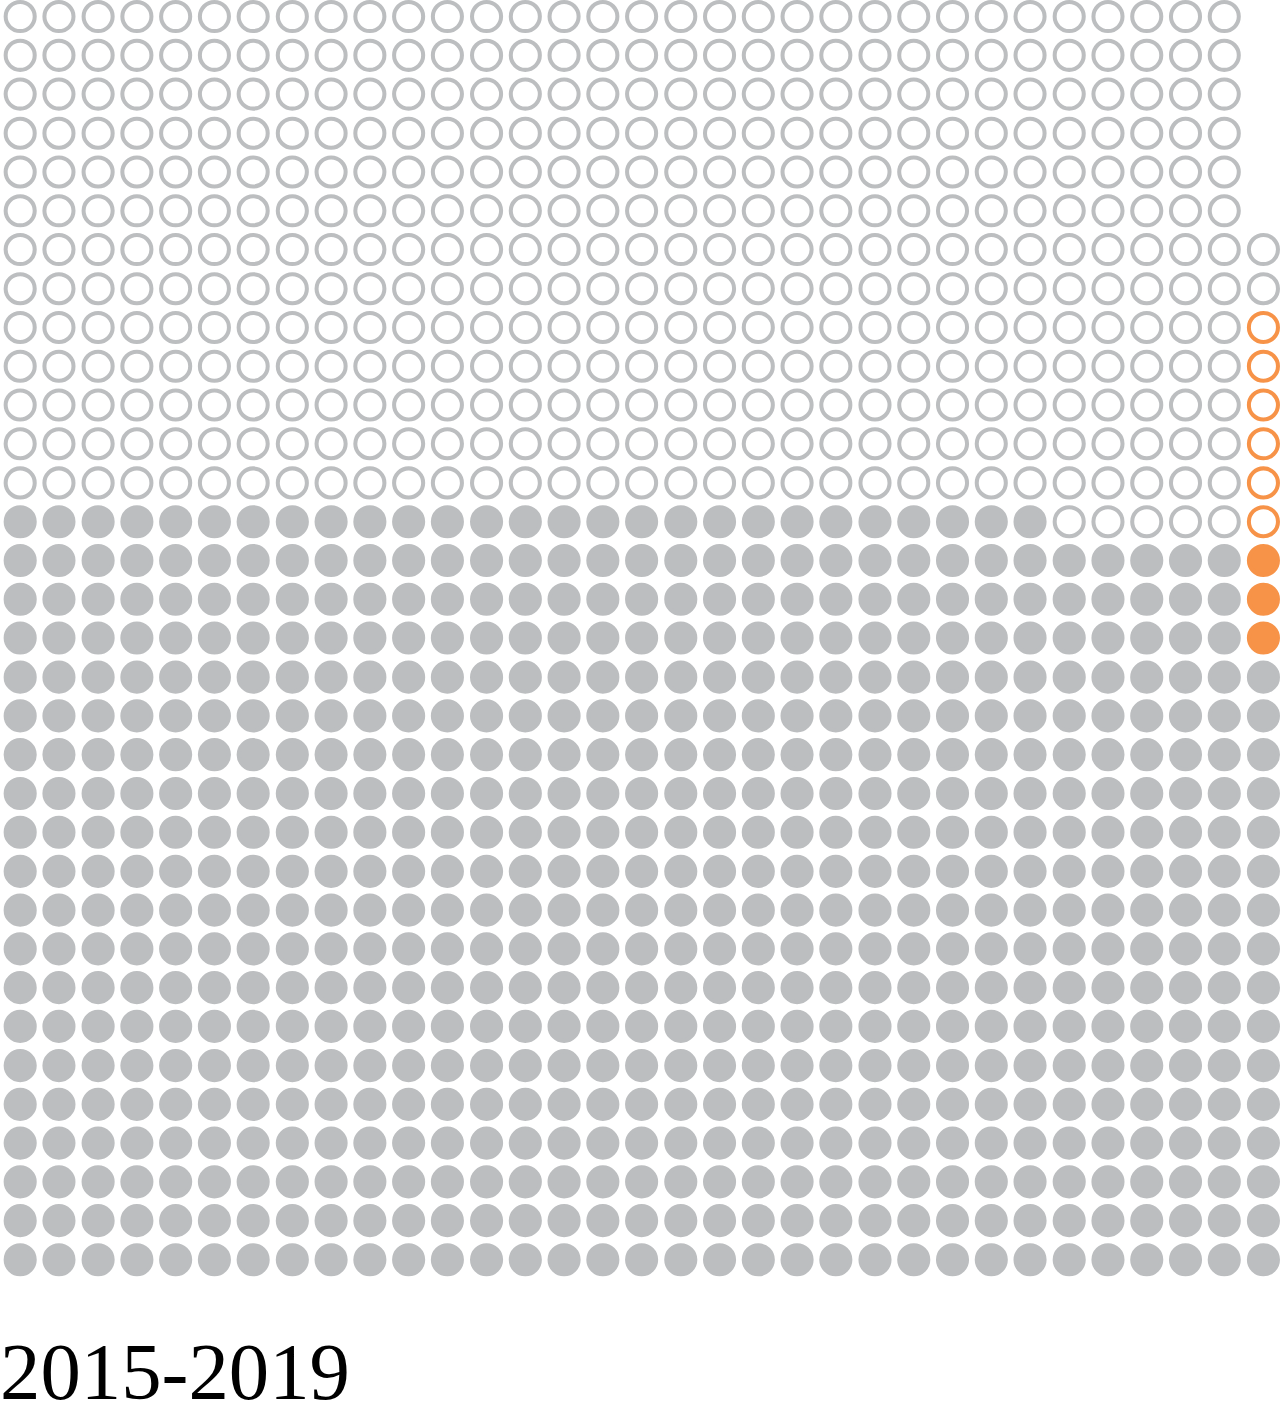
<file: graph2_B.html>
<html>
<head>
  <link rel="stylesheet" media="screen" href="https://fontlibrary.org/face/metropolis" type="text/css"/>
  <style>
  .toolTip {
    position: absolute;
    max-width: 100px;
    font-family: 'MetropolisSemiBold', sans-serif;
    margin-right: 5px;
    font-size: 14px;
    background-color: white;
    opacity: 0.9;
    padding: 5px;
  }
  circle:hover {
    opacity: 0.5;
  }
  </style>
</head>
<body style="margin: 0px;">
<div style="width:100%; height:auto">

  <svg version="1.1" id="_x34_0_circles" xmlns="http://www.w3.org/2000/svg" xmlns:xlink="http://www.w3.org/1999/xlink" x="0px"
  	 y="0px" viewBox="0 0 317 347.1" style="enable-background:new 0 0 317 347.1;" xml:space="preserve">
    <style type="text/css">
    	.st0{fill:none;stroke:#BCBEC0;stroke-miterlimit:10;}
    	.st1{fill:#BCBEC0;stroke:#BCBEC0;stroke-miterlimit:10;}
    	.st2{fill:none;stroke:#F79348;stroke-miterlimit:10;}
    	.st3{fill:#F79348;}
    	.st4{fill:#FFFFFF;}
    	.st5{fill:#F79348;stroke:#F79348;stroke-miterlimit:10;}
    	.st6{fill:#FFFFFF;stroke:#BCBEC0;stroke-miterlimit:10;}
    	.st7{fill:#FFFFFF;stroke:#F79348;stroke-miterlimit:10;}
    	.st8{fill:none;}
    	.st9{font-family:'MetropolisRegular';}
    	.st10{font-size:20px;}
    </style>
    <g>
    	<circle class="st6" id="st6" cx="5" cy="4.1" r="3.6"/>
    	<circle class="st6" id="st6" cx="5" cy="13.7" r="3.6"/>
    	<circle class="st6" id="st6" cx="5" cy="23.3" r="3.6"/>
    	<circle class="st6" id="st6" cx="5" cy="33" r="3.6"/>
    	<circle class="st6" id="st6" cx="5" cy="42.6" r="3.6"/>
    	<circle class="st6" id="st6" cx="5" cy="52.2" r="3.6"/>
    	<circle class="st6" id="st6" cx="5" cy="61.8" r="3.6"/>
    	<circle class="st6" id="st6" cx="5" cy="71.5" r="3.6"/>
    	<circle class="st6" id="st6" cx="5" cy="81.1" r="3.6"/>
    	<circle class="st6" id="st6" cx="5" cy="90.7" r="3.6"/>
    	<circle class="st6" id="st6" cx="5" cy="100.3" r="3.6"/>
    	<circle class="st6" id="st6" cx="5" cy="109.9" r="3.6"/>
    	<circle class="st6" id="st6" cx="5" cy="119.6" r="3.6"/>
    	<circle class="st1" id="st1" cx="5" cy="129.2" r="3.6"/>
    	<circle class="st1" id="st1" cx="5" cy="138.8" r="3.6"/>
    	<circle class="st1" id="st1" cx="5" cy="148.4" r="3.6"/>
    	<circle class="st1" id="st1" cx="5" cy="158" r="3.6"/>
    	<circle class="st1" id="st1" cx="5" cy="167.7" r="3.6"/>
    	<circle class="st1" id="st1" cx="5" cy="177.3" r="3.6"/>
    	<circle class="st1" id="st1" cx="5" cy="186.9" r="3.6"/>
    	<circle class="st1" id="st1" cx="5" cy="196.5" r="3.6"/>
    	<circle class="st1" id="st1" cx="5" cy="206.1" r="3.6"/>
    	<circle class="st1" id="st1" cx="5" cy="215.8" r="3.6"/>
    	<circle class="st1" id="st1" cx="5" cy="225.4" r="3.6"/>
    	<circle class="st1" id="st1" cx="5" cy="235" r="3.6"/>
    	<circle class="st1" id="st1" cx="5" cy="244.6" r="3.6"/>
    	<circle class="st1" id="st1" cx="5" cy="254.2" r="3.6"/>
    	<circle class="st1" id="st1" cx="5" cy="263.9" r="3.6"/>
    	<circle class="st1" id="st1" cx="5" cy="273.5" r="3.6"/>
    	<circle class="st1" id="st1" cx="5" cy="283.1" r="3.6"/>
    	<circle class="st1" id="st1" cx="5" cy="292.7" r="3.6"/>
    	<circle class="st1" id="st1" cx="5" cy="302.3" r="3.6"/>
    	<circle class="st1" id="st1" cx="5" cy="312" r="3.6"/>
    	<circle class="st6" id="st6" cx="14.6" cy="4.1" r="3.6"/>
    	<circle class="st6" id="st6" cx="14.6" cy="13.7" r="3.6"/>
    	<circle class="st6" id="st6" cx="14.6" cy="23.3" r="3.6"/>
    	<circle class="st6" id="st6" cx="14.6" cy="33" r="3.6"/>
    	<circle class="st6" id="st6" cx="14.6" cy="42.6" r="3.6"/>
    	<circle class="st6" id="st6" cx="14.6" cy="52.2" r="3.6"/>
    	<circle class="st6" id="st6" cx="14.6" cy="61.8" r="3.6"/>
    	<circle class="st6" id="st6" cx="14.6" cy="71.5" r="3.6"/>
    	<circle class="st6" id="st6" cx="14.6" cy="81.1" r="3.6"/>
    	<circle class="st6" id="st6" cx="14.6" cy="90.7" r="3.6"/>
    	<circle class="st6" id="st6" cx="14.6" cy="100.3" r="3.6"/>
    	<circle class="st6" id="st6" cx="14.6" cy="109.9" r="3.6"/>
    	<circle class="st6" id="st6" cx="14.6" cy="119.6" r="3.6"/>
    	<circle class="st1" id="st1" cx="14.6" cy="129.2" r="3.6"/>
    	<circle class="st1" id="st1" cx="14.6" cy="138.8" r="3.6"/>
    	<circle class="st1" id="st1" cx="14.6" cy="148.4" r="3.6"/>
    	<circle class="st1" id="st1" cx="14.6" cy="158" r="3.6"/>
    	<circle class="st1" id="st1" cx="14.6" cy="167.7" r="3.6"/>
    	<circle class="st1" id="st1" cx="14.6" cy="177.3" r="3.6"/>
    	<circle class="st1" id="st1" cx="14.6" cy="186.9" r="3.6"/>
    	<circle class="st1" id="st1" cx="14.6" cy="196.5" r="3.6"/>
    	<circle class="st1" id="st1" cx="14.6" cy="206.1" r="3.6"/>
    	<circle class="st1" id="st1" cx="14.6" cy="215.8" r="3.6"/>
    	<circle class="st1" id="st1" cx="14.6" cy="225.4" r="3.6"/>
    	<circle class="st1" id="st1" cx="14.6" cy="235" r="3.6"/>
    	<circle class="st1" id="st1" cx="14.6" cy="244.6" r="3.6"/>
    	<circle class="st1" id="st1" cx="14.6" cy="254.2" r="3.6"/>
    	<circle class="st1" id="st1" cx="14.6" cy="263.9" r="3.6"/>
    	<circle class="st1" id="st1" cx="14.6" cy="273.5" r="3.6"/>
    	<circle class="st1" id="st1" cx="14.6" cy="283.1" r="3.6"/>
    	<circle class="st1" id="st1" cx="14.6" cy="292.7" r="3.6"/>
    	<circle class="st1" id="st1" cx="14.6" cy="302.3" r="3.6"/>
    	<circle class="st1" id="st1" cx="14.6" cy="312" r="3.6"/>
    	<circle class="st6" id="st6" cx="24.3" cy="4.1" r="3.6"/>
    	<circle class="st6" id="st6" cx="24.3" cy="13.7" r="3.6"/>
    	<circle class="st6" id="st6" cx="24.3" cy="23.3" r="3.6"/>
    	<circle class="st6" id="st6" cx="24.3" cy="33" r="3.6"/>
    	<circle class="st6" id="st6" cx="24.3" cy="42.6" r="3.6"/>
    	<circle class="st6" id="st6" cx="24.3" cy="52.2" r="3.6"/>
    	<circle class="st6" id="st6" cx="24.3" cy="61.8" r="3.6"/>
    	<circle class="st6" id="st6" cx="24.3" cy="71.5" r="3.6"/>
    	<circle class="st6" id="st6" cx="24.3" cy="81.1" r="3.6"/>
    	<circle class="st6" id="st6" cx="24.3" cy="90.7" r="3.6"/>
    	<circle class="st6" id="st6" cx="24.3" cy="100.3" r="3.6"/>
    	<circle class="st6" id="st6" cx="24.3" cy="109.9" r="3.6"/>
    	<circle class="st6" id="st6" cx="24.3" cy="119.6" r="3.6"/>
    	<circle class="st1" id="st1" cx="24.3" cy="129.2" r="3.6"/>
    	<circle class="st1" id="st1" cx="24.3" cy="138.8" r="3.6"/>
    	<circle class="st1" id="st1" cx="24.3" cy="148.4" r="3.6"/>
    	<circle class="st1" id="st1" cx="24.3" cy="158" r="3.6"/>
    	<circle class="st1" id="st1" cx="24.3" cy="167.7" r="3.6"/>
    	<circle class="st1" id="st1" cx="24.3" cy="177.3" r="3.6"/>
    	<circle class="st1" id="st1" cx="24.3" cy="186.9" r="3.6"/>
    	<circle class="st1" id="st1" cx="24.3" cy="196.5" r="3.6"/>
    	<circle class="st1" id="st1" cx="24.3" cy="206.1" r="3.6"/>
    	<circle class="st1" id="st1" cx="24.3" cy="215.8" r="3.6"/>
    	<circle class="st1" id="st1" cx="24.3" cy="225.4" r="3.6"/>
    	<circle class="st1" id="st1" cx="24.3" cy="235" r="3.6"/>
    	<circle class="st1" id="st1" cx="24.3" cy="244.6" r="3.6"/>
    	<circle class="st1" id="st1" cx="24.3" cy="254.2" r="3.6"/>
    	<circle class="st1" id="st1" cx="24.3" cy="263.9" r="3.6"/>
    	<circle class="st1" id="st1" cx="24.3" cy="273.5" r="3.6"/>
    	<circle class="st1" id="st1" cx="24.3" cy="283.1" r="3.6"/>
    	<circle class="st1" id="st1" cx="24.3" cy="292.7" r="3.6"/>
    	<circle class="st1" id="st1" cx="24.3" cy="302.3" r="3.6"/>
    	<circle class="st1" id="st1" cx="24.3" cy="312" r="3.6"/>
    	<circle class="st6" id="st6" cx="33.9" cy="4.1" r="3.6"/>
    	<circle class="st6" id="st6" cx="33.9" cy="13.7" r="3.6"/>
    	<circle class="st6" id="st6" cx="33.9" cy="23.3" r="3.6"/>
    	<circle class="st6" id="st6" cx="33.9" cy="33" r="3.6"/>
    	<circle class="st6" id="st6" cx="33.9" cy="42.6" r="3.6"/>
    	<circle class="st6" id="st6" cx="33.9" cy="52.2" r="3.6"/>
    	<circle class="st6" id="st6" cx="33.9" cy="61.8" r="3.6"/>
    	<circle class="st6" id="st6" cx="33.9" cy="71.5" r="3.6"/>
    	<circle class="st6" id="st6" cx="33.9" cy="81.1" r="3.6"/>
    	<circle class="st6" id="st6" cx="33.9" cy="90.7" r="3.6"/>
    	<circle class="st6" id="st6" cx="33.9" cy="100.3" r="3.6"/>
    	<circle class="st6" id="st6" cx="33.9" cy="109.9" r="3.6"/>
    	<circle class="st6" id="st6" cx="33.9" cy="119.6" r="3.6"/>
    	<circle class="st1" id="st1" cx="33.9" cy="129.2" r="3.6"/>
    	<circle class="st1" id="st1" cx="33.9" cy="138.8" r="3.6"/>
    	<circle class="st1" id="st1" cx="33.9" cy="148.4" r="3.6"/>
    	<circle class="st1" id="st1" cx="33.9" cy="158" r="3.6"/>
    	<circle class="st1" id="st1" cx="33.9" cy="167.7" r="3.6"/>
    	<circle class="st1" id="st1" cx="33.9" cy="177.3" r="3.6"/>
    	<circle class="st1" id="st1" cx="33.9" cy="186.9" r="3.6"/>
    	<circle class="st1" id="st1" cx="33.9" cy="196.5" r="3.6"/>
    	<circle class="st1" id="st1" cx="33.9" cy="206.1" r="3.6"/>
    	<circle class="st1" id="st1" cx="33.9" cy="215.8" r="3.6"/>
    	<circle class="st1" id="st1" cx="33.9" cy="225.4" r="3.6"/>
    	<circle class="st1" id="st1" cx="33.9" cy="235" r="3.6"/>
    	<circle class="st1" id="st1" cx="33.9" cy="244.6" r="3.6"/>
    	<circle class="st1" id="st1" cx="33.9" cy="254.2" r="3.6"/>
    	<circle class="st1" id="st1" cx="33.9" cy="263.9" r="3.6"/>
    	<circle class="st1" id="st1" cx="33.9" cy="273.5" r="3.6"/>
    	<circle class="st1" id="st1" cx="33.9" cy="283.1" r="3.6"/>
    	<circle class="st1" id="st1" cx="33.9" cy="292.7" r="3.6"/>
    	<circle class="st1" id="st1" cx="33.9" cy="302.3" r="3.6"/>
    	<circle class="st1" id="st1" cx="33.9" cy="312" r="3.6"/>
    	<circle class="st6" id="st6" cx="43.5" cy="4.1" r="3.6"/>
    	<circle class="st6" id="st6" cx="43.5" cy="13.7" r="3.6"/>
    	<circle class="st6" id="st6" cx="43.5" cy="23.3" r="3.6"/>
    	<circle class="st6" id="st6" cx="43.5" cy="33" r="3.6"/>
    	<circle class="st6" id="st6" cx="43.5" cy="42.6" r="3.6"/>
    	<circle class="st6" id="st6" cx="43.5" cy="52.2" r="3.6"/>
    	<circle class="st6" id="st6" cx="43.5" cy="61.8" r="3.6"/>
    	<circle class="st6" id="st6" cx="43.5" cy="71.5" r="3.6"/>
    	<circle class="st6" id="st6" cx="43.5" cy="81.1" r="3.6"/>
    	<circle class="st6" id="st6" cx="43.5" cy="90.7" r="3.6"/>
    	<circle class="st6" id="st6" cx="43.5" cy="100.3" r="3.6"/>
    	<circle class="st6" id="st6" cx="43.5" cy="109.9" r="3.6"/>
    	<circle class="st6" id="st6" cx="43.5" cy="119.6" r="3.6"/>
    	<circle class="st1" id="st1" cx="43.5" cy="129.2" r="3.6"/>
    	<circle class="st1" id="st1" cx="43.5" cy="138.8" r="3.6"/>
    	<circle class="st1" id="st1" cx="43.5" cy="148.4" r="3.6"/>
    	<circle class="st1" id="st1" cx="43.5" cy="158" r="3.6"/>
    	<circle class="st1" id="st1" cx="43.5" cy="167.7" r="3.6"/>
    	<circle class="st1" id="st1" cx="43.5" cy="177.3" r="3.6"/>
    	<circle class="st1" id="st1" cx="43.5" cy="186.9" r="3.6"/>
    	<circle class="st1" id="st1" cx="43.5" cy="196.5" r="3.6"/>
    	<circle class="st1" id="st1" cx="43.5" cy="206.1" r="3.6"/>
    	<circle class="st1" id="st1" cx="43.5" cy="215.8" r="3.6"/>
    	<circle class="st1" id="st1" cx="43.5" cy="225.4" r="3.6"/>
    	<circle class="st1" id="st1" cx="43.5" cy="235" r="3.6"/>
    	<circle class="st1" id="st1" cx="43.5" cy="244.6" r="3.6"/>
    	<circle class="st1" id="st1" cx="43.5" cy="254.2" r="3.6"/>
    	<circle class="st1" id="st1" cx="43.5" cy="263.9" r="3.6"/>
    	<circle class="st1" id="st1" cx="43.5" cy="273.5" r="3.6"/>
    	<circle class="st1" id="st1" cx="43.5" cy="283.1" r="3.6"/>
    	<circle class="st1" id="st1" cx="43.5" cy="292.7" r="3.6"/>
    	<circle class="st1" id="st1" cx="43.5" cy="302.3" r="3.6"/>
    	<circle class="st1" id="st1" cx="43.5" cy="312" r="3.6"/>
    	<circle class="st6" id="st6" cx="53.1" cy="4.1" r="3.6"/>
    	<circle class="st6" id="st6" cx="53.1" cy="13.7" r="3.6"/>
    	<circle class="st6" id="st6" cx="53.1" cy="23.3" r="3.6"/>
    	<circle class="st6" id="st6" cx="53.1" cy="33" r="3.6"/>
    	<circle class="st6" id="st6" cx="53.1" cy="42.6" r="3.6"/>
    	<circle class="st6" id="st6" cx="53.1" cy="52.2" r="3.6"/>
    	<circle class="st6" id="st6" cx="53.1" cy="61.8" r="3.6"/>
    	<circle class="st6" id="st6" cx="53.1" cy="71.5" r="3.6"/>
    	<circle class="st6" id="st6" cx="53.1" cy="81.1" r="3.6"/>
    	<circle class="st6" id="st6" cx="53.1" cy="90.7" r="3.6"/>
    	<circle class="st6" id="st6" cx="53.1" cy="100.3" r="3.6"/>
    	<circle class="st6" id="st6" cx="53.1" cy="109.9" r="3.6"/>
    	<circle class="st6" id="st6" cx="53.1" cy="119.6" r="3.6"/>
    	<circle class="st1" id="st1" cx="53.1" cy="129.2" r="3.6"/>
    	<circle class="st1" id="st1" cx="53.1" cy="138.8" r="3.6"/>
    	<circle class="st1" id="st1" cx="53.1" cy="148.4" r="3.6"/>
    	<circle class="st1" id="st1" cx="53.1" cy="158" r="3.6"/>
    	<circle class="st1" id="st1" cx="53.1" cy="167.7" r="3.6"/>
    	<circle class="st1" id="st1" cx="53.1" cy="177.3" r="3.6"/>
    	<circle class="st1" id="st1" cx="53.1" cy="186.9" r="3.6"/>
    	<circle class="st1" id="st1" cx="53.1" cy="196.5" r="3.6"/>
    	<circle class="st1" id="st1" cx="53.1" cy="206.1" r="3.6"/>
    	<circle class="st1" id="st1" cx="53.1" cy="215.8" r="3.6"/>
    	<circle class="st1" id="st1" cx="53.1" cy="225.4" r="3.6"/>
    	<circle class="st1" id="st1" cx="53.1" cy="235" r="3.6"/>
    	<circle class="st1" id="st1" cx="53.1" cy="244.6" r="3.6"/>
    	<circle class="st1" id="st1" cx="53.1" cy="254.2" r="3.6"/>
    	<circle class="st1" id="st1" cx="53.1" cy="263.9" r="3.6"/>
    	<circle class="st1" id="st1" cx="53.1" cy="273.5" r="3.6"/>
    	<circle class="st1" id="st1" cx="53.1" cy="283.1" r="3.6"/>
    	<circle class="st1" id="st1" cx="53.1" cy="292.7" r="3.6"/>
    	<circle class="st1" id="st1" cx="53.1" cy="302.3" r="3.6"/>
    	<circle class="st1" id="st1" cx="53.1" cy="312" r="3.6"/>
    	<circle class="st6" id="st6" cx="62.7" cy="4.1" r="3.6"/>
    	<circle class="st6" id="st6" cx="62.7" cy="13.7" r="3.6"/>
    	<circle class="st6" id="st6" cx="62.7" cy="23.3" r="3.6"/>
    	<circle class="st6" id="st6" cx="62.7" cy="33" r="3.6"/>
    	<circle class="st6" id="st6" cx="62.7" cy="42.6" r="3.6"/>
    	<circle class="st6" id="st6" cx="62.7" cy="52.2" r="3.6"/>
    	<circle class="st6" id="st6" cx="62.7" cy="61.8" r="3.6"/>
    	<circle class="st6" id="st6" cx="62.7" cy="71.5" r="3.6"/>
    	<circle class="st6" id="st6" cx="62.7" cy="81.1" r="3.6"/>
    	<circle class="st6" id="st6" cx="62.7" cy="90.7" r="3.6"/>
    	<circle class="st6" id="st6" cx="62.7" cy="100.3" r="3.6"/>
    	<circle class="st6" id="st6" cx="62.7" cy="109.9" r="3.6"/>
    	<circle class="st6" id="st6" cx="62.7" cy="119.6" r="3.6"/>
    	<circle class="st1" id="st1" cx="62.7" cy="129.2" r="3.6"/>
    	<circle class="st1" id="st1" cx="62.7" cy="138.8" r="3.6"/>
    	<circle class="st1" id="st1" cx="62.7" cy="148.4" r="3.6"/>
    	<circle class="st1" id="st1" cx="62.7" cy="158" r="3.6"/>
    	<circle class="st1" id="st1" cx="62.7" cy="167.7" r="3.6"/>
    	<circle class="st1" id="st1" cx="62.7" cy="177.3" r="3.6"/>
    	<circle class="st1" id="st1" cx="62.7" cy="186.9" r="3.6"/>
    	<circle class="st1" id="st1" cx="62.7" cy="196.5" r="3.6"/>
    	<circle class="st1" id="st1" cx="62.7" cy="206.1" r="3.6"/>
    	<circle class="st1" id="st1" cx="62.7" cy="215.8" r="3.6"/>
    	<circle class="st1" id="st1" cx="62.7" cy="225.4" r="3.6"/>
    	<circle class="st1" id="st1" cx="62.7" cy="235" r="3.6"/>
    	<circle class="st1" id="st1" cx="62.7" cy="244.6" r="3.6"/>
    	<circle class="st1" id="st1" cx="62.7" cy="254.2" r="3.6"/>
    	<circle class="st1" id="st1" cx="62.7" cy="263.9" r="3.6"/>
    	<circle class="st1" id="st1" cx="62.7" cy="273.5" r="3.6"/>
    	<circle class="st1" id="st1" cx="62.7" cy="283.1" r="3.6"/>
    	<circle class="st1" id="st1" cx="62.7" cy="292.7" r="3.6"/>
    	<circle class="st1" id="st1" cx="62.7" cy="302.3" r="3.6"/>
    	<circle class="st1" id="st1" cx="62.7" cy="312" r="3.6"/>
    	<circle class="st6" id="st6" cx="72.4" cy="4.1" r="3.6"/>
    	<circle class="st6" id="st6" cx="72.4" cy="13.7" r="3.6"/>
    	<circle class="st6" id="st6" cx="72.4" cy="23.3" r="3.6"/>
    	<circle class="st6" id="st6" cx="72.4" cy="33" r="3.6"/>
    	<circle class="st6" id="st6" cx="72.4" cy="42.6" r="3.6"/>
    	<circle class="st6" id="st6" cx="72.4" cy="52.2" r="3.6"/>
    	<circle class="st6" id="st6" cx="72.4" cy="61.8" r="3.6"/>
    	<circle class="st6" id="st6" cx="72.4" cy="71.5" r="3.6"/>
    	<circle class="st6" id="st6" cx="72.4" cy="81.1" r="3.6"/>
    	<circle class="st6" id="st6" cx="72.4" cy="90.7" r="3.6"/>
    	<circle class="st6" id="st6" cx="72.4" cy="100.3" r="3.6"/>
    	<circle class="st6" id="st6" cx="72.4" cy="109.9" r="3.6"/>
    	<circle class="st6" id="st6" cx="72.4" cy="119.6" r="3.6"/>
    	<circle class="st1" id="st1" cx="72.4" cy="129.2" r="3.6"/>
    	<circle class="st1" id="st1" cx="72.4" cy="138.8" r="3.6"/>
    	<circle class="st1" id="st1" cx="72.4" cy="148.4" r="3.6"/>
    	<circle class="st1" id="st1" cx="72.4" cy="158" r="3.6"/>
    	<circle class="st1" id="st1" cx="72.4" cy="167.7" r="3.6"/>
    	<circle class="st1" id="st1" cx="72.4" cy="177.3" r="3.6"/>
    	<circle class="st1" id="st1" cx="72.4" cy="186.9" r="3.6"/>
    	<circle class="st1" id="st1" cx="72.4" cy="196.5" r="3.6"/>
    	<circle class="st1" id="st1" cx="72.4" cy="206.1" r="3.6"/>
    	<circle class="st1" id="st1" cx="72.4" cy="215.8" r="3.6"/>
    	<circle class="st1" id="st1" cx="72.4" cy="225.4" r="3.6"/>
    	<circle class="st1" id="st1" cx="72.4" cy="235" r="3.6"/>
    	<circle class="st1" id="st1" cx="72.4" cy="244.6" r="3.6"/>
    	<circle class="st1" id="st1" cx="72.4" cy="254.2" r="3.6"/>
    	<circle class="st1" id="st1" cx="72.4" cy="263.9" r="3.6"/>
    	<circle class="st1" id="st1" cx="72.4" cy="273.5" r="3.6"/>
    	<circle class="st1" id="st1" cx="72.4" cy="283.1" r="3.6"/>
    	<circle class="st1" id="st1" cx="72.4" cy="292.7" r="3.6"/>
    	<circle class="st1" id="st1" cx="72.4" cy="302.3" r="3.6"/>
    	<circle class="st1" id="st1" cx="72.4" cy="312" r="3.6"/>
    	<circle class="st6" id="st6" cx="82" cy="4.1" r="3.6"/>
    	<circle class="st6" id="st6" cx="82" cy="13.7" r="3.6"/>
    	<circle class="st6" id="st6" cx="82" cy="23.3" r="3.6"/>
    	<circle class="st6" id="st6" cx="82" cy="33" r="3.6"/>
    	<circle class="st6" id="st6" cx="82" cy="42.6" r="3.6"/>
    	<circle class="st6" id="st6" cx="82" cy="52.2" r="3.6"/>
    	<circle class="st6" id="st6" cx="82" cy="61.8" r="3.6"/>
    	<circle class="st6" id="st6" cx="82" cy="71.5" r="3.6"/>
    	<circle class="st6" id="st6" cx="82" cy="81.1" r="3.6"/>
    	<circle class="st6" id="st6" cx="82" cy="90.7" r="3.6"/>
    	<circle class="st6" id="st6" cx="82" cy="100.3" r="3.6"/>
    	<circle class="st6" id="st6" cx="82" cy="109.9" r="3.6"/>
    	<circle class="st6" id="st6" cx="82" cy="119.6" r="3.6"/>
    	<circle class="st1" id="st1" cx="82" cy="129.2" r="3.6"/>
    	<circle class="st1" id="st1" cx="82" cy="138.8" r="3.6"/>
    	<circle class="st1" id="st1" cx="82" cy="148.4" r="3.6"/>
    	<circle class="st1" id="st1" cx="82" cy="158" r="3.6"/>
    	<circle class="st1" id="st1" cx="82" cy="167.7" r="3.6"/>
    	<circle class="st1" id="st1" cx="82" cy="177.3" r="3.6"/>
    	<circle class="st1" id="st1" cx="82" cy="186.9" r="3.6"/>
    	<circle class="st1" id="st1" cx="82" cy="196.5" r="3.6"/>
    	<circle class="st1" id="st1" cx="82" cy="206.1" r="3.6"/>
    	<circle class="st1" id="st1" cx="82" cy="215.8" r="3.6"/>
    	<circle class="st1" id="st1" cx="82" cy="225.4" r="3.6"/>
    	<circle class="st1" id="st1" cx="82" cy="235" r="3.6"/>
    	<circle class="st1" id="st1" cx="82" cy="244.6" r="3.6"/>
    	<circle class="st1" id="st1" cx="82" cy="254.2" r="3.6"/>
    	<circle class="st1" id="st1" cx="82" cy="263.9" r="3.6"/>
    	<circle class="st1" id="st1" cx="82" cy="273.5" r="3.6"/>
    	<circle class="st1" id="st1" cx="82" cy="283.1" r="3.6"/>
    	<circle class="st1" id="st1" cx="82" cy="292.7" r="3.6"/>
    	<circle class="st1" id="st1" cx="82" cy="302.3" r="3.6"/>
    	<circle class="st1" id="st1" cx="82" cy="312" r="3.6"/>
    	<circle class="st6" id="st6" cx="91.6" cy="4.1" r="3.6"/>
    	<circle class="st6" id="st6" cx="91.6" cy="13.7" r="3.6"/>
    	<circle class="st6" id="st6" cx="91.6" cy="23.3" r="3.6"/>
    	<circle class="st6" id="st6" cx="91.6" cy="33" r="3.6"/>
    	<circle class="st6" id="st6" cx="91.6" cy="42.6" r="3.6"/>
    	<circle class="st6" id="st6" cx="91.6" cy="52.2" r="3.6"/>
    	<circle class="st6" id="st6" cx="91.6" cy="61.8" r="3.6"/>
    	<circle class="st6" id="st6" cx="91.6" cy="71.5" r="3.6"/>
    	<circle class="st6" id="st6" cx="91.6" cy="81.1" r="3.6"/>
    	<circle class="st6" id="st6" cx="91.6" cy="90.7" r="3.6"/>
    	<circle class="st6" id="st6" cx="91.6" cy="100.3" r="3.6"/>
    	<circle class="st6" id="st6" cx="91.6" cy="109.9" r="3.6"/>
    	<circle class="st6" id="st6" cx="91.6" cy="119.6" r="3.6"/>
    	<circle class="st1" id="st1" cx="91.6" cy="129.2" r="3.6"/>
    	<circle class="st1" id="st1" cx="91.6" cy="138.8" r="3.6"/>
    	<circle class="st1" id="st1" cx="91.6" cy="148.4" r="3.6"/>
    	<circle class="st1" id="st1" cx="91.6" cy="158" r="3.6"/>
    	<circle class="st1" id="st1" cx="91.6" cy="167.7" r="3.6"/>
    	<circle class="st1" id="st1" cx="91.6" cy="177.3" r="3.6"/>
    	<circle class="st1" id="st1" cx="91.6" cy="186.9" r="3.6"/>
    	<circle class="st1" id="st1" cx="91.6" cy="196.5" r="3.6"/>
    	<circle class="st1" id="st1" cx="91.6" cy="206.1" r="3.6"/>
    	<circle class="st1" id="st1" cx="91.6" cy="215.8" r="3.6"/>
    	<circle class="st1" id="st1" cx="91.6" cy="225.4" r="3.6"/>
    	<circle class="st1" id="st1" cx="91.6" cy="235" r="3.6"/>
    	<circle class="st1" id="st1" cx="91.6" cy="244.6" r="3.6"/>
    	<circle class="st1" id="st1" cx="91.6" cy="254.2" r="3.6"/>
    	<circle class="st1" id="st1" cx="91.6" cy="263.9" r="3.6"/>
    	<circle class="st1" id="st1" cx="91.6" cy="273.5" r="3.6"/>
    	<circle class="st1" id="st1" cx="91.6" cy="283.1" r="3.6"/>
    	<circle class="st1" id="st1" cx="91.6" cy="292.7" r="3.6"/>
    	<circle class="st1" id="st1" cx="91.6" cy="302.3" r="3.6"/>
    	<circle class="st1" id="st1" cx="91.6" cy="312" r="3.6"/>
    	<circle class="st6" id="st6" cx="101.2" cy="4.1" r="3.6"/>
    	<circle class="st6" id="st6" cx="101.2" cy="13.7" r="3.6"/>
    	<circle class="st6" id="st6" cx="101.2" cy="23.3" r="3.6"/>
    	<circle class="st6" id="st6" cx="101.2" cy="33" r="3.6"/>
    	<circle class="st6" id="st6" cx="101.2" cy="42.6" r="3.6"/>
    	<circle class="st6" id="st6" cx="101.2" cy="52.2" r="3.6"/>
    	<circle class="st6" id="st6" cx="101.2" cy="61.8" r="3.6"/>
    	<circle class="st6" id="st6" cx="101.2" cy="71.5" r="3.6"/>
    	<circle class="st6" id="st6" cx="101.2" cy="81.1" r="3.6"/>
    	<circle class="st6" id="st6" cx="101.2" cy="90.7" r="3.6"/>
    	<circle class="st6" id="st6" cx="101.2" cy="100.3" r="3.6"/>
    	<circle class="st6" id="st6" cx="101.2" cy="109.9" r="3.6"/>
    	<circle class="st6" id="st6" cx="101.2" cy="119.6" r="3.6"/>
    	<circle class="st1" id="st1" cx="101.2" cy="129.2" r="3.6"/>
    	<circle class="st1" id="st1" cx="101.2" cy="138.8" r="3.6"/>
    	<circle class="st1" id="st1" cx="101.2" cy="148.4" r="3.6"/>
    	<circle class="st1" id="st1" cx="101.2" cy="158" r="3.6"/>
    	<circle class="st1" id="st1" cx="101.2" cy="167.7" r="3.6"/>
    	<circle class="st1" id="st1" cx="101.2" cy="177.3" r="3.6"/>
    	<circle class="st1" id="st1" cx="101.2" cy="186.9" r="3.6"/>
    	<circle class="st1" id="st1" cx="101.2" cy="196.5" r="3.6"/>
    	<circle class="st1" id="st1" cx="101.2" cy="206.1" r="3.6"/>
    	<circle class="st1" id="st1" cx="101.2" cy="215.8" r="3.6"/>
    	<circle class="st1" id="st1" cx="101.2" cy="225.4" r="3.6"/>
    	<circle class="st1" id="st1" cx="101.2" cy="235" r="3.6"/>
    	<circle class="st1" id="st1" cx="101.2" cy="244.6" r="3.6"/>
    	<circle class="st1" id="st1" cx="101.2" cy="254.2" r="3.6"/>
    	<circle class="st1" id="st1" cx="101.2" cy="263.9" r="3.6"/>
    	<circle class="st1" id="st1" cx="101.2" cy="273.5" r="3.6"/>
    	<circle class="st1" id="st1" cx="101.2" cy="283.1" r="3.6"/>
    	<circle class="st1" id="st1" cx="101.2" cy="292.7" r="3.6"/>
    	<circle class="st1" id="st1" cx="101.2" cy="302.3" r="3.6"/>
    	<circle class="st1" id="st1" cx="101.2" cy="312" r="3.6"/>
    	<circle class="st6" id="st6" cx="110.8" cy="4.1" r="3.6"/>
    	<circle class="st6" id="st6" cx="110.8" cy="13.7" r="3.6"/>
    	<circle class="st6" id="st6" cx="110.8" cy="23.3" r="3.6"/>
    	<circle class="st6" id="st6" cx="110.8" cy="33" r="3.6"/>
    	<circle class="st6" id="st6" cx="110.8" cy="42.6" r="3.6"/>
    	<circle class="st6" id="st6" cx="110.8" cy="52.2" r="3.6"/>
    	<circle class="st6" id="st6" cx="110.8" cy="61.8" r="3.6"/>
    	<circle class="st6" id="st6" cx="110.8" cy="71.5" r="3.6"/>
    	<circle class="st6" id="st6" cx="110.8" cy="81.1" r="3.6"/>
    	<circle class="st6" id="st6" cx="110.8" cy="90.7" r="3.6"/>
    	<circle class="st6" id="st6" cx="110.8" cy="100.3" r="3.6"/>
    	<circle class="st6" id="st6" cx="110.8" cy="109.9" r="3.6"/>
    	<circle class="st6" id="st6" cx="110.8" cy="119.6" r="3.6"/>
    	<circle class="st1" id="st1" cx="110.8" cy="129.2" r="3.6"/>
    	<circle class="st1" id="st1" cx="110.8" cy="138.8" r="3.6"/>
    	<circle class="st1" id="st1" cx="110.8" cy="148.4" r="3.6"/>
    	<circle class="st1" id="st1" cx="110.8" cy="158" r="3.6"/>
    	<circle class="st1" id="st1" cx="110.8" cy="167.7" r="3.6"/>
    	<circle class="st1" id="st1" cx="110.8" cy="177.3" r="3.6"/>
    	<circle class="st1" id="st1" cx="110.8" cy="186.9" r="3.6"/>
    	<circle class="st1" id="st1" cx="110.8" cy="196.5" r="3.6"/>
    	<circle class="st1" id="st1" cx="110.8" cy="206.1" r="3.6"/>
    	<circle class="st1" id="st1" cx="110.8" cy="215.8" r="3.6"/>
    	<circle class="st1" id="st1" cx="110.8" cy="225.4" r="3.6"/>
    	<circle class="st1" id="st1" cx="110.8" cy="235" r="3.6"/>
    	<circle class="st1" id="st1" cx="110.8" cy="244.6" r="3.6"/>
    	<circle class="st1" id="st1" cx="110.8" cy="254.2" r="3.6"/>
    	<circle class="st1" id="st1" cx="110.8" cy="263.9" r="3.6"/>
    	<circle class="st1" id="st1" cx="110.8" cy="273.5" r="3.6"/>
    	<circle class="st1" id="st1" cx="110.8" cy="283.1" r="3.6"/>
    	<circle class="st1" id="st1" cx="110.8" cy="292.7" r="3.6"/>
    	<circle class="st1" id="st1" cx="110.8" cy="302.3" r="3.6"/>
    	<circle class="st1" id="st1" cx="110.8" cy="312" r="3.6"/>
    	<circle class="st6" id="st6" cx="120.5" cy="4.1" r="3.6"/>
    	<circle class="st6" id="st6" cx="120.5" cy="13.7" r="3.6"/>
    	<circle class="st6" id="st6" cx="120.5" cy="23.3" r="3.6"/>
    	<circle class="st6" id="st6" cx="120.5" cy="33" r="3.6"/>
    	<circle class="st6" id="st6" cx="120.5" cy="42.6" r="3.6"/>
    	<circle class="st6" id="st6" cx="120.5" cy="52.2" r="3.6"/>
    	<circle class="st6" id="st6" cx="120.5" cy="61.8" r="3.6"/>
    	<circle class="st6" id="st6" cx="120.5" cy="71.5" r="3.6"/>
    	<circle class="st6" id="st6" cx="120.5" cy="81.1" r="3.6"/>
    	<circle class="st6" id="st6" cx="120.5" cy="90.7" r="3.6"/>
    	<circle class="st6" id="st6" cx="120.5" cy="100.3" r="3.6"/>
    	<circle class="st6" id="st6" cx="120.5" cy="109.9" r="3.6"/>
    	<circle class="st6" id="st6" cx="120.5" cy="119.6" r="3.6"/>
    	<circle class="st1" id="st1" cx="120.5" cy="129.2" r="3.6"/>
    	<circle class="st1" id="st1" cx="120.5" cy="138.8" r="3.6"/>
    	<circle class="st1" id="st1" cx="120.5" cy="148.4" r="3.6"/>
    	<circle class="st1" id="st1" cx="120.5" cy="158" r="3.6"/>
    	<circle class="st1" id="st1" cx="120.5" cy="167.7" r="3.6"/>
    	<circle class="st1" id="st1" cx="120.5" cy="177.3" r="3.6"/>
    	<circle class="st1" id="st1" cx="120.5" cy="186.9" r="3.6"/>
    	<circle class="st1" id="st1" cx="120.5" cy="196.5" r="3.6"/>
    	<circle class="st1" id="st1" cx="120.5" cy="206.1" r="3.6"/>
    	<circle class="st1" id="st1" cx="120.5" cy="215.8" r="3.6"/>
    	<circle class="st1" id="st1" cx="120.5" cy="225.4" r="3.6"/>
    	<circle class="st1" id="st1" cx="120.5" cy="235" r="3.6"/>
    	<circle class="st1" id="st1" cx="120.5" cy="244.6" r="3.6"/>
    	<circle class="st1" id="st1" cx="120.5" cy="254.2" r="3.6"/>
    	<circle class="st1" id="st1" cx="120.5" cy="263.9" r="3.6"/>
    	<circle class="st1" id="st1" cx="120.5" cy="273.5" r="3.6"/>
    	<circle class="st1" id="st1" cx="120.5" cy="283.1" r="3.6"/>
    	<circle class="st1" id="st1" cx="120.5" cy="292.7" r="3.6"/>
    	<circle class="st1" id="st1" cx="120.5" cy="302.3" r="3.6"/>
    	<circle class="st1" id="st1" cx="120.5" cy="312" r="3.6"/>
    	<circle class="st6" id="st6" cx="130.1" cy="4.1" r="3.6"/>
    	<circle class="st6" id="st6" cx="130.1" cy="13.7" r="3.6"/>
    	<circle class="st6" id="st6" cx="130.1" cy="23.3" r="3.6"/>
    	<circle class="st6" id="st6" cx="130.1" cy="33" r="3.6"/>
    	<circle class="st6" id="st6" cx="130.1" cy="42.6" r="3.6"/>
    	<circle class="st6" id="st6" cx="130.1" cy="52.2" r="3.6"/>
    	<circle class="st6" id="st6" cx="130.1" cy="61.8" r="3.6"/>
    	<circle class="st6" id="st6" cx="130.1" cy="71.5" r="3.6"/>
    	<circle class="st6" id="st6" cx="130.1" cy="81.1" r="3.6"/>
    	<circle class="st6" id="st6" cx="130.1" cy="90.7" r="3.6"/>
    	<circle class="st6" id="st6" cx="130.1" cy="100.3" r="3.6"/>
    	<circle class="st6" id="st6" cx="130.1" cy="109.9" r="3.6"/>
    	<circle class="st6" id="st6" cx="130.1" cy="119.6" r="3.6"/>
    	<circle class="st1" id="st1" cx="130.1" cy="129.2" r="3.6"/>
    	<circle class="st1" id="st1" cx="130.1" cy="138.8" r="3.6"/>
    	<circle class="st1" id="st1" cx="130.1" cy="148.4" r="3.6"/>
    	<circle class="st1" id="st1" cx="130.1" cy="158" r="3.6"/>
    	<circle class="st1" id="st1" cx="130.1" cy="167.7" r="3.6"/>
    	<circle class="st1" id="st1" cx="130.1" cy="177.3" r="3.6"/>
    	<circle class="st1" id="st1" cx="130.1" cy="186.9" r="3.6"/>
    	<circle class="st1" id="st1" cx="130.1" cy="196.5" r="3.6"/>
    	<circle class="st1" id="st1" cx="130.1" cy="206.1" r="3.6"/>
    	<circle class="st1" id="st1" cx="130.1" cy="215.8" r="3.6"/>
    	<circle class="st1" id="st1" cx="130.1" cy="225.4" r="3.6"/>
    	<circle class="st1" id="st1" cx="130.1" cy="235" r="3.6"/>
    	<circle class="st1" id="st1" cx="130.1" cy="244.6" r="3.6"/>
    	<circle class="st1" id="st1" cx="130.1" cy="254.2" r="3.6"/>
    	<circle class="st1" id="st1" cx="130.1" cy="263.9" r="3.6"/>
    	<circle class="st1" id="st1" cx="130.1" cy="273.5" r="3.6"/>
    	<circle class="st1" id="st1" cx="130.1" cy="283.1" r="3.6"/>
    	<circle class="st1" id="st1" cx="130.1" cy="292.7" r="3.6"/>
    	<circle class="st1" id="st1" cx="130.1" cy="302.3" r="3.6"/>
    	<circle class="st1" id="st1" cx="130.1" cy="312" r="3.6"/>
    	<circle class="st6" id="st6" cx="139.7" cy="4.1" r="3.6"/>
    	<circle class="st6" id="st6" cx="139.7" cy="13.7" r="3.6"/>
    	<circle class="st6" id="st6" cx="139.7" cy="23.3" r="3.6"/>
    	<circle class="st6" id="st6" cx="139.7" cy="33" r="3.6"/>
    	<circle class="st6" id="st6" cx="139.7" cy="42.6" r="3.6"/>
    	<circle class="st6" id="st6" cx="139.7" cy="52.2" r="3.6"/>
    	<circle class="st6" id="st6" cx="139.7" cy="61.8" r="3.6"/>
    	<circle class="st6" id="st6" cx="139.7" cy="71.5" r="3.6"/>
    	<circle class="st6" id="st6" cx="139.7" cy="81.1" r="3.6"/>
    	<circle class="st6" id="st6" cx="139.7" cy="90.7" r="3.6"/>
    	<circle class="st6" id="st6" cx="139.7" cy="100.3" r="3.6"/>
    	<circle class="st6" id="st6" cx="139.7" cy="109.9" r="3.6"/>
    	<circle class="st6" id="st6" cx="139.7" cy="119.6" r="3.6"/>
    	<circle class="st1" id="st1" cx="139.7" cy="129.2" r="3.6"/>
    	<circle class="st1" id="st1" cx="139.7" cy="138.8" r="3.6"/>
    	<circle class="st1" id="st1" cx="139.7" cy="148.4" r="3.6"/>
    	<circle class="st1" id="st1" cx="139.7" cy="158" r="3.6"/>
    	<circle class="st1" id="st1" cx="139.7" cy="167.7" r="3.6"/>
    	<circle class="st1" id="st1" cx="139.7" cy="177.3" r="3.6"/>
    	<circle class="st1" id="st1" cx="139.7" cy="186.9" r="3.6"/>
    	<circle class="st1" id="st1" cx="139.7" cy="196.5" r="3.6"/>
    	<circle class="st1" id="st1" cx="139.7" cy="206.1" r="3.6"/>
    	<circle class="st1" id="st1" cx="139.7" cy="215.8" r="3.6"/>
    	<circle class="st1" id="st1" cx="139.7" cy="225.4" r="3.6"/>
    	<circle class="st1" id="st1" cx="139.7" cy="235" r="3.6"/>
    	<circle class="st1" id="st1" cx="139.7" cy="244.6" r="3.6"/>
    	<circle class="st1" id="st1" cx="139.7" cy="254.2" r="3.6"/>
    	<circle class="st1" id="st1" cx="139.7" cy="263.9" r="3.6"/>
    	<circle class="st1" id="st1" cx="139.7" cy="273.5" r="3.6"/>
    	<circle class="st1" id="st1" cx="139.7" cy="283.1" r="3.6"/>
    	<circle class="st1" id="st1" cx="139.7" cy="292.7" r="3.6"/>
    	<circle class="st1" id="st1" cx="139.7" cy="302.3" r="3.6"/>
    	<circle class="st1" id="st1" cx="139.7" cy="312" r="3.6"/>
    	<circle class="st6" id="st6" cx="149.3" cy="4.1" r="3.6"/>
    	<circle class="st6" id="st6" cx="149.3" cy="13.7" r="3.6"/>
    	<circle class="st6" id="st6" cx="149.3" cy="23.3" r="3.6"/>
    	<circle class="st6" id="st6" cx="149.3" cy="33" r="3.6"/>
    	<circle class="st6" id="st6" cx="149.3" cy="42.6" r="3.6"/>
    	<circle class="st6" id="st6" cx="149.3" cy="52.2" r="3.6"/>
    	<circle class="st6" id="st6" cx="149.3" cy="61.8" r="3.6"/>
    	<circle class="st6" id="st6" cx="149.3" cy="71.5" r="3.6"/>
    	<circle class="st6" id="st6" cx="149.3" cy="81.1" r="3.6"/>
    	<circle class="st6" id="st6" cx="149.3" cy="90.7" r="3.6"/>
    	<circle class="st6" id="st6" cx="149.3" cy="100.3" r="3.6"/>
    	<circle class="st6" id="st6" cx="149.3" cy="109.9" r="3.6"/>
    	<circle class="st6" id="st6" cx="149.3" cy="119.6" r="3.6"/>
    	<circle class="st1" id="st1" cx="149.3" cy="129.2" r="3.6"/>
    	<circle class="st1" id="st1" cx="149.3" cy="138.8" r="3.6"/>
    	<circle class="st1" id="st1" cx="149.3" cy="148.4" r="3.6"/>
    	<circle class="st1" id="st1" cx="149.3" cy="158" r="3.6"/>
    	<circle class="st1" id="st1" cx="149.3" cy="167.7" r="3.6"/>
    	<circle class="st1" id="st1" cx="149.3" cy="177.3" r="3.6"/>
    	<circle class="st1" id="st1" cx="149.3" cy="186.9" r="3.6"/>
    	<circle class="st1" id="st1" cx="149.3" cy="196.5" r="3.6"/>
    	<circle class="st1" id="st1" cx="149.3" cy="206.1" r="3.6"/>
    	<circle class="st1" id="st1" cx="149.3" cy="215.8" r="3.6"/>
    	<circle class="st1" id="st1" cx="149.3" cy="225.4" r="3.6"/>
    	<circle class="st1" id="st1" cx="149.3" cy="235" r="3.6"/>
    	<circle class="st1" id="st1" cx="149.3" cy="244.6" r="3.6"/>
    	<circle class="st1" id="st1" cx="149.3" cy="254.2" r="3.6"/>
    	<circle class="st1" id="st1" cx="149.3" cy="263.9" r="3.6"/>
    	<circle class="st1" id="st1" cx="149.3" cy="273.5" r="3.6"/>
    	<circle class="st1" id="st1" cx="149.3" cy="283.1" r="3.6"/>
    	<circle class="st1" id="st1" cx="149.3" cy="292.7" r="3.6"/>
    	<circle class="st1" id="st1" cx="149.3" cy="302.3" r="3.6"/>
    	<circle class="st1" id="st1" cx="149.3" cy="312" r="3.6"/>
    	<circle class="st6" id="st6" cx="158.9" cy="4.1" r="3.6"/>
    	<circle class="st6" id="st6" cx="158.9" cy="13.7" r="3.6"/>
    	<circle class="st6" id="st6" cx="158.9" cy="23.3" r="3.6"/>
    	<circle class="st6" id="st6" cx="158.9" cy="33" r="3.6"/>
    	<circle class="st6" id="st6" cx="158.9" cy="42.6" r="3.6"/>
    	<circle class="st6" id="st6" cx="158.9" cy="52.2" r="3.6"/>
    	<circle class="st6" id="st6" cx="158.9" cy="61.8" r="3.6"/>
    	<circle class="st6" id="st6" cx="158.9" cy="71.5" r="3.6"/>
    	<circle class="st6" id="st6" cx="158.9" cy="81.1" r="3.6"/>
    	<circle class="st6" id="st6" cx="158.9" cy="90.7" r="3.6"/>
    	<circle class="st6" id="st6" cx="158.9" cy="100.3" r="3.6"/>
    	<circle class="st6" id="st6" cx="158.9" cy="109.9" r="3.6"/>
    	<circle class="st6" id="st6" cx="158.9" cy="119.6" r="3.6"/>
    	<circle class="st1" id="st1" cx="158.9" cy="129.2" r="3.6"/>
    	<circle class="st1" id="st1" cx="158.9" cy="138.8" r="3.6"/>
    	<circle class="st1" id="st1" cx="158.9" cy="148.4" r="3.6"/>
    	<circle class="st1" id="st1" cx="158.9" cy="158" r="3.6"/>
    	<circle class="st1" id="st1" cx="158.9" cy="167.7" r="3.6"/>
    	<circle class="st1" id="st1" cx="158.9" cy="177.3" r="3.6"/>
    	<circle class="st1" id="st1" cx="158.9" cy="186.9" r="3.6"/>
    	<circle class="st1" id="st1" cx="158.9" cy="196.5" r="3.6"/>
    	<circle class="st1" id="st1" cx="158.9" cy="206.1" r="3.6"/>
    	<circle class="st1" id="st1" cx="158.9" cy="215.8" r="3.6"/>
    	<circle class="st1" id="st1" cx="158.9" cy="225.4" r="3.6"/>
    	<circle class="st1" id="st1" cx="158.9" cy="235" r="3.6"/>
    	<circle class="st1" id="st1" cx="158.9" cy="244.6" r="3.6"/>
    	<circle class="st1" id="st1" cx="158.9" cy="254.2" r="3.6"/>
    	<circle class="st1" id="st1" cx="158.9" cy="263.9" r="3.6"/>
    	<circle class="st1" id="st1" cx="158.9" cy="273.5" r="3.6"/>
    	<circle class="st1" id="st1" cx="158.9" cy="283.1" r="3.6"/>
    	<circle class="st1" id="st1" cx="158.9" cy="292.7" r="3.6"/>
    	<circle class="st1" id="st1" cx="158.9" cy="302.3" r="3.6"/>
    	<circle class="st1" id="st1" cx="158.9" cy="312" r="3.6"/>
    	<circle class="st6" id="st6" cx="168.6" cy="4.1" r="3.6"/>
    	<circle class="st6" id="st6" cx="168.6" cy="13.7" r="3.6"/>
    	<circle class="st6" id="st6" cx="168.6" cy="23.3" r="3.6"/>
    	<circle class="st6" id="st6" cx="168.6" cy="33" r="3.6"/>
    	<circle class="st6" id="st6" cx="168.6" cy="42.6" r="3.6"/>
    	<circle class="st6" id="st6" cx="168.6" cy="52.2" r="3.6"/>
    	<circle class="st6" id="st6" cx="168.6" cy="61.8" r="3.6"/>
    	<circle class="st6" id="st6" cx="168.6" cy="71.5" r="3.6"/>
    	<circle class="st6" id="st6" cx="168.6" cy="81.1" r="3.6"/>
    	<circle class="st6" id="st6" cx="168.6" cy="90.7" r="3.6"/>
    	<circle class="st6" id="st6" cx="168.6" cy="100.3" r="3.6"/>
    	<circle class="st6" id="st6" cx="168.6" cy="109.9" r="3.6"/>
    	<circle class="st6" id="st6" cx="168.6" cy="119.6" r="3.6"/>
    	<circle class="st1" id="st1" cx="168.6" cy="129.2" r="3.6"/>
    	<circle class="st1" id="st1" cx="168.6" cy="138.8" r="3.6"/>
    	<circle class="st1" id="st1" cx="168.6" cy="148.4" r="3.6"/>
    	<circle class="st1" id="st1" cx="168.6" cy="158" r="3.6"/>
    	<circle class="st1" id="st1" cx="168.6" cy="167.7" r="3.6"/>
    	<circle class="st1" id="st1" cx="168.6" cy="177.3" r="3.6"/>
    	<circle class="st1" id="st1" cx="168.6" cy="186.9" r="3.6"/>
    	<circle class="st1" id="st1" cx="168.6" cy="196.5" r="3.6"/>
    	<circle class="st1" id="st1" cx="168.6" cy="206.1" r="3.6"/>
    	<circle class="st1" id="st1" cx="168.6" cy="215.8" r="3.6"/>
    	<circle class="st1" id="st1" cx="168.6" cy="225.4" r="3.6"/>
    	<circle class="st1" id="st1" cx="168.6" cy="235" r="3.6"/>
    	<circle class="st1" id="st1" cx="168.6" cy="244.6" r="3.6"/>
    	<circle class="st1" id="st1" cx="168.6" cy="254.2" r="3.6"/>
    	<circle class="st1" id="st1" cx="168.6" cy="263.9" r="3.6"/>
    	<circle class="st1" id="st1" cx="168.6" cy="273.5" r="3.6"/>
    	<circle class="st1" id="st1" cx="168.6" cy="283.1" r="3.6"/>
    	<circle class="st1" id="st1" cx="168.6" cy="292.7" r="3.6"/>
    	<circle class="st1" id="st1" cx="168.6" cy="302.3" r="3.6"/>
    	<circle class="st1" id="st1" cx="168.6" cy="312" r="3.6"/>
    	<circle class="st6" id="st6" cx="178.2" cy="4.1" r="3.6"/>
    	<circle class="st6" id="st6" cx="178.2" cy="13.7" r="3.6"/>
    	<circle class="st6" id="st6" cx="178.2" cy="23.3" r="3.6"/>
    	<circle class="st6" id="st6" cx="178.2" cy="33" r="3.6"/>
    	<circle class="st6" id="st6" cx="178.2" cy="42.6" r="3.6"/>
    	<circle class="st6" id="st6" cx="178.2" cy="52.2" r="3.6"/>
    	<circle class="st6" id="st6" cx="178.2" cy="61.8" r="3.6"/>
    	<circle class="st6" id="st6" cx="178.2" cy="71.5" r="3.6"/>
    	<circle class="st6" id="st6" cx="178.2" cy="81.1" r="3.6"/>
    	<circle class="st6" id="st6" cx="178.2" cy="90.7" r="3.6"/>
    	<circle class="st6" id="st6" cx="178.2" cy="100.3" r="3.6"/>
    	<circle class="st6" id="st6" cx="178.2" cy="109.9" r="3.6"/>
    	<circle class="st6" id="st6" cx="178.2" cy="119.6" r="3.6"/>
    	<circle class="st1" id="st1" cx="178.2" cy="129.2" r="3.6"/>
    	<circle class="st1" id="st1" cx="178.2" cy="138.8" r="3.6"/>
    	<circle class="st1" id="st1" cx="178.2" cy="148.4" r="3.6"/>
    	<circle class="st1" id="st1" cx="178.2" cy="158" r="3.6"/>
    	<circle class="st1" id="st1" cx="178.2" cy="167.7" r="3.6"/>
    	<circle class="st1" id="st1" cx="178.2" cy="177.3" r="3.6"/>
    	<circle class="st1" id="st1" cx="178.2" cy="186.9" r="3.6"/>
    	<circle class="st1" id="st1" cx="178.2" cy="196.5" r="3.6"/>
    	<circle class="st1" id="st1" cx="178.2" cy="206.1" r="3.6"/>
    	<circle class="st1" id="st1" cx="178.2" cy="215.8" r="3.6"/>
    	<circle class="st1" id="st1" cx="178.2" cy="225.4" r="3.6"/>
    	<circle class="st1" id="st1" cx="178.2" cy="235" r="3.6"/>
    	<circle class="st1" id="st1" cx="178.2" cy="244.6" r="3.6"/>
    	<circle class="st1" id="st1" cx="178.2" cy="254.2" r="3.6"/>
    	<circle class="st1" id="st1" cx="178.2" cy="263.9" r="3.6"/>
    	<circle class="st1" id="st1" cx="178.2" cy="273.5" r="3.6"/>
    	<circle class="st1" id="st1" cx="178.2" cy="283.1" r="3.6"/>
    	<circle class="st1" id="st1" cx="178.2" cy="292.7" r="3.6"/>
    	<circle class="st1" id="st1" cx="178.2" cy="302.3" r="3.6"/>
    	<circle class="st1" id="st1" cx="178.2" cy="312" r="3.6"/>
    	<circle class="st6" id="st6" cx="187.8" cy="4.1" r="3.6"/>
    	<circle class="st6" id="st6" cx="187.8" cy="13.7" r="3.6"/>
    	<circle class="st6" id="st6" cx="187.8" cy="23.3" r="3.6"/>
    	<circle class="st6" id="st6" cx="187.8" cy="33" r="3.6"/>
    	<circle class="st6" id="st6" cx="187.8" cy="42.6" r="3.6"/>
    	<circle class="st6" id="st6" cx="187.8" cy="52.2" r="3.6"/>
    	<circle class="st6" id="st6" cx="187.8" cy="61.8" r="3.6"/>
    	<circle class="st6" id="st6" cx="187.8" cy="71.5" r="3.6"/>
    	<circle class="st6" id="st6" cx="187.8" cy="81.1" r="3.6"/>
    	<circle class="st6" id="st6" cx="187.8" cy="90.7" r="3.6"/>
    	<circle class="st6" id="st6" cx="187.8" cy="100.3" r="3.6"/>
    	<circle class="st6" id="st6" cx="187.8" cy="109.9" r="3.6"/>
    	<circle class="st6" id="st6" cx="187.8" cy="119.6" r="3.6"/>
    	<circle class="st1" id="st1" cx="187.8" cy="129.2" r="3.6"/>
    	<circle class="st1" id="st1" cx="187.8" cy="138.8" r="3.6"/>
    	<circle class="st1" id="st1" cx="187.8" cy="148.4" r="3.6"/>
    	<circle class="st1" id="st1" cx="187.8" cy="158" r="3.6"/>
    	<circle class="st1" id="st1" cx="187.8" cy="167.7" r="3.6"/>
    	<circle class="st1" id="st1" cx="187.8" cy="177.3" r="3.6"/>
    	<circle class="st1" id="st1" cx="187.8" cy="186.9" r="3.6"/>
    	<circle class="st1" id="st1" cx="187.8" cy="196.5" r="3.6"/>
    	<circle class="st1" id="st1" cx="187.8" cy="206.1" r="3.6"/>
    	<circle class="st1" id="st1" cx="187.8" cy="215.8" r="3.6"/>
    	<circle class="st1" id="st1" cx="187.8" cy="225.4" r="3.6"/>
    	<circle class="st1" id="st1" cx="187.8" cy="235" r="3.6"/>
    	<circle class="st1" id="st1" cx="187.8" cy="244.6" r="3.6"/>
    	<circle class="st1" id="st1" cx="187.8" cy="254.2" r="3.6"/>
    	<circle class="st1" id="st1" cx="187.8" cy="263.9" r="3.6"/>
    	<circle class="st1" id="st1" cx="187.8" cy="273.5" r="3.6"/>
    	<circle class="st1" id="st1" cx="187.8" cy="283.1" r="3.6"/>
    	<circle class="st1" id="st1" cx="187.8" cy="292.7" r="3.6"/>
    	<circle class="st1" id="st1" cx="187.8" cy="302.3" r="3.6"/>
    	<circle class="st1" id="st1" cx="187.8" cy="312" r="3.6"/>
    	<circle class="st6" id="st6" cx="197.4" cy="4.1" r="3.6"/>
    	<circle class="st6" id="st6" cx="197.4" cy="13.7" r="3.6"/>
    	<circle class="st6" id="st6" cx="197.4" cy="23.3" r="3.6"/>
    	<circle class="st6" id="st6" cx="197.4" cy="33" r="3.6"/>
    	<circle class="st6" id="st6" cx="197.4" cy="42.6" r="3.6"/>
    	<circle class="st6" id="st6" cx="197.4" cy="52.2" r="3.6"/>
    	<circle class="st6" id="st6" cx="197.4" cy="61.8" r="3.6"/>
    	<circle class="st6" id="st6" cx="197.4" cy="71.5" r="3.6"/>
    	<circle class="st6" id="st6" cx="197.4" cy="81.1" r="3.6"/>
    	<circle class="st6" id="st6" cx="197.4" cy="90.7" r="3.6"/>
    	<circle class="st6" id="st6" cx="197.4" cy="100.3" r="3.6"/>
    	<circle class="st6" id="st6" cx="197.4" cy="109.9" r="3.6"/>
    	<circle class="st6" id="st6" cx="197.4" cy="119.6" r="3.6"/>
    	<circle class="st1" id="st1" cx="197.4" cy="129.2" r="3.6"/>
    	<circle class="st1" id="st1" cx="197.4" cy="138.8" r="3.6"/>
    	<circle class="st1" id="st1" cx="197.4" cy="148.4" r="3.6"/>
    	<circle class="st1" id="st1" cx="197.4" cy="158" r="3.6"/>
    	<circle class="st1" id="st1" cx="197.4" cy="167.7" r="3.6"/>
    	<circle class="st1" id="st1" cx="197.4" cy="177.3" r="3.6"/>
    	<circle class="st1" id="st1" cx="197.4" cy="186.9" r="3.6"/>
    	<circle class="st1" id="st1" cx="197.4" cy="196.5" r="3.6"/>
    	<circle class="st1" id="st1" cx="197.4" cy="206.1" r="3.6"/>
    	<circle class="st1" id="st1" cx="197.4" cy="215.8" r="3.6"/>
    	<circle class="st1" id="st1" cx="197.4" cy="225.4" r="3.6"/>
    	<circle class="st1" id="st1" cx="197.4" cy="235" r="3.6"/>
    	<circle class="st1" id="st1" cx="197.4" cy="244.6" r="3.6"/>
    	<circle class="st1" id="st1" cx="197.4" cy="254.2" r="3.6"/>
    	<circle class="st1" id="st1" cx="197.4" cy="263.9" r="3.6"/>
    	<circle class="st1" id="st1" cx="197.4" cy="273.5" r="3.6"/>
    	<circle class="st1" id="st1" cx="197.4" cy="283.1" r="3.6"/>
    	<circle class="st1" id="st1" cx="197.4" cy="292.7" r="3.6"/>
    	<circle class="st1" id="st1" cx="197.4" cy="302.3" r="3.6"/>
    	<circle class="st1" id="st1" cx="197.4" cy="312" r="3.6"/>
    	<circle class="st6" id="st6" cx="207" cy="4.1" r="3.6"/>
    	<circle class="st6" id="st6" cx="207" cy="13.7" r="3.6"/>
    	<circle class="st6" id="st6" cx="207" cy="23.3" r="3.6"/>
    	<circle class="st6" id="st6" cx="207" cy="33" r="3.6"/>
    	<circle class="st6" id="st6" cx="207" cy="42.6" r="3.6"/>
    	<circle class="st6" id="st6" cx="207" cy="52.2" r="3.6"/>
    	<circle class="st6" id="st6" cx="207" cy="61.8" r="3.6"/>
    	<circle class="st6" id="st6" cx="207" cy="71.5" r="3.6"/>
    	<circle class="st6" id="st6" cx="207" cy="81.1" r="3.6"/>
    	<circle class="st6" id="st6" cx="207" cy="90.7" r="3.6"/>
    	<circle class="st6" id="st6" cx="207" cy="100.3" r="3.6"/>
    	<circle class="st6" id="st6" cx="207" cy="109.9" r="3.6"/>
    	<circle class="st6" id="st6" cx="207" cy="119.6" r="3.6"/>
    	<circle class="st1" id="st1" cx="207" cy="129.2" r="3.6"/>
    	<circle class="st1" id="st1" cx="207" cy="138.8" r="3.6"/>
    	<circle class="st1" id="st1" cx="207" cy="148.4" r="3.6"/>
    	<circle class="st1" id="st1" cx="207" cy="158" r="3.6"/>
    	<circle class="st1" id="st1" cx="207" cy="167.7" r="3.6"/>
    	<circle class="st1" id="st1" cx="207" cy="177.3" r="3.6"/>
    	<circle class="st1" id="st1" cx="207" cy="186.9" r="3.6"/>
    	<circle class="st1" id="st1" cx="207" cy="196.5" r="3.6"/>
    	<circle class="st1" id="st1" cx="207" cy="206.1" r="3.6"/>
    	<circle class="st1" id="st1" cx="207" cy="215.8" r="3.6"/>
    	<circle class="st1" id="st1" cx="207" cy="225.4" r="3.6"/>
    	<circle class="st1" id="st1" cx="207" cy="235" r="3.6"/>
    	<circle class="st1" id="st1" cx="207" cy="244.6" r="3.6"/>
    	<circle class="st1" id="st1" cx="207" cy="254.2" r="3.6"/>
    	<circle class="st1" id="st1" cx="207" cy="263.9" r="3.6"/>
    	<circle class="st1" id="st1" cx="207" cy="273.5" r="3.6"/>
    	<circle class="st1" id="st1" cx="207" cy="283.1" r="3.6"/>
    	<circle class="st1" id="st1" cx="207" cy="292.7" r="3.6"/>
    	<circle class="st1" id="st1" cx="207" cy="302.3" r="3.6"/>
    	<circle class="st1" id="st1" cx="207" cy="312" r="3.6"/>
    	<circle class="st6" id="st6" cx="216.7" cy="4.1" r="3.6"/>
    	<circle class="st6" id="st6" cx="216.7" cy="13.7" r="3.6"/>
    	<circle class="st6" id="st6" cx="216.7" cy="23.3" r="3.6"/>
    	<circle class="st6" id="st6" cx="216.7" cy="33" r="3.6"/>
    	<circle class="st6" id="st6" cx="216.7" cy="42.6" r="3.6"/>
    	<circle class="st6" id="st6" cx="216.7" cy="52.2" r="3.6"/>
    	<circle class="st6" id="st6" cx="216.7" cy="61.8" r="3.6"/>
    	<circle class="st6" id="st6" cx="216.7" cy="71.5" r="3.6"/>
    	<circle class="st6" id="st6" cx="216.7" cy="81.1" r="3.6"/>
    	<circle class="st6" id="st6" cx="216.7" cy="90.7" r="3.6"/>
    	<circle class="st6" id="st6" cx="216.7" cy="100.3" r="3.6"/>
    	<circle class="st6" id="st6" cx="216.7" cy="109.9" r="3.6"/>
    	<circle class="st6" id="st6" cx="216.7" cy="119.6" r="3.6"/>
    	<circle class="st1" id="st1" cx="216.7" cy="129.2" r="3.6"/>
    	<circle class="st1" id="st1" cx="216.7" cy="138.8" r="3.6"/>
    	<circle class="st1" id="st1" cx="216.7" cy="148.4" r="3.6"/>
    	<circle class="st1" id="st1" cx="216.7" cy="158" r="3.6"/>
    	<circle class="st1" id="st1" cx="216.7" cy="167.7" r="3.6"/>
    	<circle class="st1" id="st1" cx="216.7" cy="177.3" r="3.6"/>
    	<circle class="st1" id="st1" cx="216.7" cy="186.9" r="3.6"/>
    	<circle class="st1" id="st1" cx="216.7" cy="196.5" r="3.6"/>
    	<circle class="st1" id="st1" cx="216.7" cy="206.1" r="3.6"/>
    	<circle class="st1" id="st1" cx="216.7" cy="215.8" r="3.6"/>
    	<circle class="st1" id="st1" cx="216.7" cy="225.4" r="3.6"/>
    	<circle class="st1" id="st1" cx="216.7" cy="235" r="3.6"/>
    	<circle class="st1" id="st1" cx="216.7" cy="244.6" r="3.6"/>
    	<circle class="st1" id="st1" cx="216.7" cy="254.2" r="3.6"/>
    	<circle class="st1" id="st1" cx="216.7" cy="263.9" r="3.6"/>
    	<circle class="st1" id="st1" cx="216.7" cy="273.5" r="3.6"/>
    	<circle class="st1" id="st1" cx="216.7" cy="283.1" r="3.6"/>
    	<circle class="st1" id="st1" cx="216.7" cy="292.7" r="3.6"/>
    	<circle class="st1" id="st1" cx="216.7" cy="302.3" r="3.6"/>
    	<circle class="st1" id="st1" cx="216.7" cy="312" r="3.6"/>
    	<circle class="st6" id="st6" cx="226.3" cy="4.1" r="3.6"/>
    	<circle class="st6" id="st6" cx="226.3" cy="13.7" r="3.6"/>
    	<circle class="st6" id="st6" cx="226.3" cy="23.3" r="3.6"/>
    	<circle class="st6" id="st6" cx="226.3" cy="33" r="3.6"/>
    	<circle class="st6" id="st6" cx="226.3" cy="42.6" r="3.6"/>
    	<circle class="st6" id="st6" cx="226.3" cy="52.2" r="3.6"/>
    	<circle class="st6" id="st6" cx="226.3" cy="61.8" r="3.6"/>
    	<circle class="st6" id="st6" cx="226.3" cy="71.5" r="3.6"/>
    	<circle class="st6" id="st6" cx="226.3" cy="81.1" r="3.6"/>
    	<circle class="st6" id="st6" cx="226.3" cy="90.7" r="3.6"/>
    	<circle class="st6" id="st6" cx="226.3" cy="100.3" r="3.6"/>
    	<circle class="st6" id="st6" cx="226.3" cy="109.9" r="3.6"/>
    	<circle class="st6" id="st6" cx="226.3" cy="119.6" r="3.6"/>
    	<circle class="st1" id="st1" cx="226.3" cy="129.2" r="3.6"/>
    	<circle class="st1" id="st1" cx="226.3" cy="138.8" r="3.6"/>
    	<circle class="st1" id="st1" cx="226.3" cy="148.4" r="3.6"/>
    	<circle class="st1" id="st1" cx="226.3" cy="158" r="3.6"/>
    	<circle class="st1" id="st1" cx="226.3" cy="167.7" r="3.6"/>
    	<circle class="st1" id="st1" cx="226.3" cy="177.3" r="3.6"/>
    	<circle class="st1" id="st1" cx="226.3" cy="186.9" r="3.6"/>
    	<circle class="st1" id="st1" cx="226.3" cy="196.5" r="3.6"/>
    	<circle class="st1" id="st1" cx="226.3" cy="206.1" r="3.6"/>
    	<circle class="st1" id="st1" cx="226.3" cy="215.8" r="3.6"/>
    	<circle class="st1" id="st1" cx="226.3" cy="225.4" r="3.6"/>
    	<circle class="st1" id="st1" cx="226.3" cy="235" r="3.6"/>
    	<circle class="st1" id="st1" cx="226.3" cy="244.6" r="3.6"/>
    	<circle class="st1" id="st1" cx="226.3" cy="254.2" r="3.6"/>
    	<circle class="st1" id="st1" cx="226.3" cy="263.9" r="3.6"/>
    	<circle class="st1" id="st1" cx="226.3" cy="273.5" r="3.6"/>
    	<circle class="st1" id="st1" cx="226.3" cy="283.1" r="3.6"/>
    	<circle class="st1" id="st1" cx="226.3" cy="292.7" r="3.6"/>
    	<circle class="st1" id="st1" cx="226.3" cy="302.3" r="3.6"/>
    	<circle class="st1" id="st1" cx="226.3" cy="312" r="3.6"/>
    	<circle class="st6" id="st6" cx="235.9" cy="4.1" r="3.6"/>
    	<circle class="st6" id="st6" cx="235.9" cy="13.7" r="3.6"/>
    	<circle class="st6" id="st6" cx="235.9" cy="23.3" r="3.6"/>
    	<circle class="st6" id="st6" cx="235.9" cy="33" r="3.6"/>
    	<circle class="st6" id="st6" cx="235.9" cy="42.6" r="3.6"/>
    	<circle class="st6" id="st6" cx="235.9" cy="52.2" r="3.6"/>
    	<circle class="st6" id="st6" cx="235.9" cy="61.8" r="3.6"/>
    	<circle class="st6" id="st6" cx="235.9" cy="71.5" r="3.6"/>
    	<circle class="st6" id="st6" cx="235.9" cy="81.1" r="3.6"/>
    	<circle class="st6" id="st6" cx="235.9" cy="90.7" r="3.6"/>
    	<circle class="st6" id="st6" cx="235.9" cy="100.3" r="3.6"/>
    	<circle class="st6" id="st6" cx="235.9" cy="109.9" r="3.6"/>
    	<circle class="st6" id="st6" cx="235.9" cy="119.6" r="3.6"/>
    	<circle class="st1" id="st1" cx="235.9" cy="129.2" r="3.6"/>
    	<circle class="st1" id="st1" cx="235.9" cy="138.8" r="3.6"/>
    	<circle class="st1" id="st1" cx="235.9" cy="148.4" r="3.6"/>
    	<circle class="st1" id="st1" cx="235.9" cy="158" r="3.6"/>
    	<circle class="st1" id="st1" cx="235.9" cy="167.7" r="3.6"/>
    	<circle class="st1" id="st1" cx="235.9" cy="177.3" r="3.6"/>
    	<circle class="st1" id="st1" cx="235.9" cy="186.9" r="3.6"/>
    	<circle class="st1" id="st1" cx="235.9" cy="196.5" r="3.6"/>
    	<circle class="st1" id="st1" cx="235.9" cy="206.1" r="3.6"/>
    	<circle class="st1" id="st1" cx="235.9" cy="215.8" r="3.6"/>
    	<circle class="st1" id="st1" cx="235.9" cy="225.4" r="3.6"/>
    	<circle class="st1" id="st1" cx="235.9" cy="235" r="3.6"/>
    	<circle class="st1" id="st1" cx="235.9" cy="244.6" r="3.6"/>
    	<circle class="st1" id="st1" cx="235.9" cy="254.2" r="3.6"/>
    	<circle class="st1" id="st1" cx="235.9" cy="263.9" r="3.6"/>
    	<circle class="st1" id="st1" cx="235.9" cy="273.5" r="3.6"/>
    	<circle class="st1" id="st1" cx="235.9" cy="283.1" r="3.6"/>
    	<circle class="st1" id="st1" cx="235.9" cy="292.7" r="3.6"/>
    	<circle class="st1" id="st1" cx="235.9" cy="302.3" r="3.6"/>
    	<circle class="st1" id="st1" cx="235.9" cy="312" r="3.6"/>
    	<circle class="st6" id="st6" cx="245.5" cy="4.1" r="3.6"/>
    	<circle class="st6" id="st6" cx="245.5" cy="13.7" r="3.6"/>
    	<circle class="st6" id="st6" cx="245.5" cy="23.3" r="3.6"/>
    	<circle class="st6" id="st6" cx="245.5" cy="33" r="3.6"/>
    	<circle class="st6" id="st6" cx="245.5" cy="42.6" r="3.6"/>
    	<circle class="st6" id="st6" cx="245.5" cy="52.2" r="3.6"/>
    	<circle class="st6" id="st6" cx="245.5" cy="61.8" r="3.6"/>
    	<circle class="st6" id="st6" cx="245.5" cy="71.5" r="3.6"/>
    	<circle class="st6" id="st6" cx="245.5" cy="81.1" r="3.6"/>
    	<circle class="st6" id="st6" cx="245.5" cy="90.7" r="3.6"/>
    	<circle class="st6" id="st6" cx="245.5" cy="100.3" r="3.6"/>
    	<circle class="st6" id="st6" cx="245.5" cy="109.9" r="3.6"/>
    	<circle class="st6" id="st6" cx="245.5" cy="119.6" r="3.6"/>
    	<circle class="st1" id="st1" cx="245.5" cy="129.2" r="3.6"/>
    	<circle class="st1" id="st1" cx="245.5" cy="138.8" r="3.6"/>
    	<circle class="st1" id="st1" cx="245.5" cy="148.4" r="3.6"/>
    	<circle class="st1" id="st1" cx="245.5" cy="158" r="3.6"/>
    	<circle class="st1" id="st1" cx="245.5" cy="167.7" r="3.6"/>
    	<circle class="st1" id="st1" cx="245.5" cy="177.3" r="3.6"/>
    	<circle class="st1" id="st1" cx="245.5" cy="186.9" r="3.6"/>
    	<circle class="st1" id="st1" cx="245.5" cy="196.5" r="3.6"/>
    	<circle class="st1" id="st1" cx="245.5" cy="206.1" r="3.6"/>
    	<circle class="st1" id="st1" cx="245.5" cy="215.8" r="3.6"/>
    	<circle class="st1" id="st1" cx="245.5" cy="225.4" r="3.6"/>
    	<circle class="st1" id="st1" cx="245.5" cy="235" r="3.6"/>
    	<circle class="st1" id="st1" cx="245.5" cy="244.6" r="3.6"/>
    	<circle class="st1" id="st1" cx="245.5" cy="254.2" r="3.6"/>
    	<circle class="st1" id="st1" cx="245.5" cy="263.9" r="3.6"/>
    	<circle class="st1" id="st1" cx="245.5" cy="273.5" r="3.6"/>
    	<circle class="st1" id="st1" cx="245.5" cy="283.1" r="3.6"/>
    	<circle class="st1" id="st1" cx="245.5" cy="292.7" r="3.6"/>
    	<circle class="st1" id="st1" cx="245.5" cy="302.3" r="3.6"/>
    	<circle class="st1" id="st1" cx="245.5" cy="312" r="3.6"/>
    	<circle class="st6" id="st6" cx="255.1" cy="4.1" r="3.6"/>
    	<circle class="st6" id="st6" cx="255.1" cy="13.7" r="3.6"/>
    	<circle class="st6" id="st6" cx="255.1" cy="23.3" r="3.6"/>
    	<circle class="st6" id="st6" cx="255.1" cy="33" r="3.6"/>
    	<circle class="st6" id="st6" cx="255.1" cy="42.6" r="3.6"/>
    	<circle class="st6" id="st6" cx="255.1" cy="52.2" r="3.6"/>
    	<circle class="st6" id="st6" cx="255.1" cy="61.8" r="3.6"/>
    	<circle class="st6" id="st6" cx="255.1" cy="71.5" r="3.6"/>
    	<circle class="st6" id="st6" cx="255.1" cy="81.1" r="3.6"/>
    	<circle class="st6" id="st6" cx="255.1" cy="90.7" r="3.6"/>
    	<circle class="st6" id="st6" cx="255.1" cy="100.3" r="3.6"/>
    	<circle class="st6" id="st6" cx="255.1" cy="109.9" r="3.6"/>
    	<circle class="st6" id="st6" cx="255.1" cy="119.6" r="3.6"/>
    	<circle class="st1" id="st1" cx="255.1" cy="129.2" r="3.6"/>
    	<circle class="st1" id="st1" cx="255.1" cy="138.8" r="3.6"/>
    	<circle class="st1" id="st1" cx="255.1" cy="148.4" r="3.6"/>
    	<circle class="st1" id="st1" cx="255.1" cy="158" r="3.6"/>
    	<circle class="st1" id="st1" cx="255.1" cy="167.7" r="3.6"/>
    	<circle class="st1" id="st1" cx="255.1" cy="177.3" r="3.6"/>
    	<circle class="st1" id="st1" cx="255.1" cy="186.9" r="3.6"/>
    	<circle class="st1" id="st1" cx="255.1" cy="196.5" r="3.6"/>
    	<circle class="st1" id="st1" cx="255.1" cy="206.1" r="3.6"/>
    	<circle class="st1" id="st1" cx="255.1" cy="215.8" r="3.6"/>
    	<circle class="st1" id="st1" cx="255.1" cy="225.4" r="3.6"/>
    	<circle class="st1" id="st1" cx="255.1" cy="235" r="3.6"/>
    	<circle class="st1" id="st1" cx="255.1" cy="244.6" r="3.6"/>
    	<circle class="st1" id="st1" cx="255.1" cy="254.2" r="3.6"/>
    	<circle class="st1" id="st1" cx="255.1" cy="263.9" r="3.6"/>
    	<circle class="st1" id="st1" cx="255.1" cy="273.5" r="3.6"/>
    	<circle class="st1" id="st1" cx="255.1" cy="283.1" r="3.6"/>
    	<circle class="st1" id="st1" cx="255.1" cy="292.7" r="3.6"/>
    	<circle class="st1" id="st1" cx="255.1" cy="302.3" r="3.6"/>
    	<circle class="st1" id="st1" cx="255.1" cy="312" r="3.6"/>
    	<circle class="st6" id="st6" cx="264.8" cy="4.1" r="3.6"/>
    	<circle class="st6" id="st6" cx="264.8" cy="13.7" r="3.6"/>
    	<circle class="st6" id="st6" cx="264.8" cy="23.3" r="3.6"/>
    	<circle class="st6" id="st6" cx="264.8" cy="33" r="3.6"/>
    	<circle class="st6" id="st6" cx="264.8" cy="42.6" r="3.6"/>
    	<circle class="st6" id="st6" cx="264.8" cy="52.2" r="3.6"/>
    	<circle class="st6" id="st6" cx="264.8" cy="61.8" r="3.6"/>
    	<circle class="st6" id="st6" cx="264.8" cy="71.5" r="3.6"/>
    	<circle class="st6" id="st6" cx="264.8" cy="81.1" r="3.6"/>
    	<circle class="st6" id="st6" cx="264.8" cy="90.7" r="3.6"/>
    	<circle class="st6" id="st6" cx="264.8" cy="100.3" r="3.6"/>
    	<circle class="st6" id="st6" cx="264.8" cy="109.9" r="3.6"/>
    	<circle class="st6" id="st6" cx="264.8" cy="119.6" r="3.6"/>
    	<circle class="st6" id="st6" cx="264.8" cy="129.2" r="3.6"/>
    	<circle class="st1" id="st1" cx="264.8" cy="138.8" r="3.6"/>
    	<circle class="st1" id="st1" cx="264.8" cy="148.4" r="3.6"/>
    	<circle class="st1" id="st1" cx="264.8" cy="158" r="3.6"/>
    	<circle class="st1" id="st1" cx="264.8" cy="167.7" r="3.6"/>
    	<circle class="st1" id="st1" cx="264.8" cy="177.3" r="3.6"/>
    	<circle class="st1" id="st1" cx="264.8" cy="186.9" r="3.6"/>
    	<circle class="st1" id="st1" cx="264.8" cy="196.5" r="3.6"/>
    	<circle class="st1" id="st1" cx="264.8" cy="206.1" r="3.6"/>
    	<circle class="st1" id="st1" cx="264.8" cy="215.8" r="3.6"/>
    	<circle class="st1" id="st1" cx="264.8" cy="225.4" r="3.6"/>
    	<circle class="st1" id="st1" cx="264.8" cy="235" r="3.6"/>
    	<circle class="st1" id="st1" cx="264.8" cy="244.6" r="3.6"/>
    	<circle class="st1" id="st1" cx="264.8" cy="254.2" r="3.6"/>
    	<circle class="st1" id="st1" cx="264.8" cy="263.9" r="3.6"/>
    	<circle class="st1" id="st1" cx="264.8" cy="273.5" r="3.6"/>
    	<circle class="st1" id="st1" cx="264.8" cy="283.1" r="3.6"/>
    	<circle class="st1" id="st1" cx="264.8" cy="292.7" r="3.6"/>
    	<circle class="st1" id="st1" cx="264.8" cy="302.3" r="3.6"/>
    	<circle class="st1" id="st1" cx="264.8" cy="312" r="3.6"/>
    	<circle class="st6" id="st6" cx="274.4" cy="4.1" r="3.6"/>
    	<circle class="st6" id="st6" cx="274.4" cy="13.7" r="3.6"/>
    	<circle class="st6" id="st6" cx="274.4" cy="23.3" r="3.6"/>
    	<circle class="st6" id="st6" cx="274.4" cy="33" r="3.6"/>
    	<circle class="st6" id="st6" cx="274.4" cy="42.6" r="3.6"/>
    	<circle class="st6" id="st6" cx="274.4" cy="52.2" r="3.6"/>
    	<circle class="st6" id="st6" cx="274.4" cy="61.8" r="3.6"/>
    	<circle class="st6" id="st6" cx="274.4" cy="71.5" r="3.6"/>
    	<circle class="st6" id="st6" cx="274.4" cy="81.1" r="3.6"/>
    	<circle class="st6" id="st6" cx="274.4" cy="90.7" r="3.6"/>
    	<circle class="st6" id="st6" cx="274.4" cy="100.3" r="3.6"/>
    	<circle class="st6" id="st6" cx="274.4" cy="109.9" r="3.6"/>
    	<circle class="st6" id="st6" cx="274.4" cy="119.6" r="3.6"/>
    	<circle class="st6" id="st6" cx="274.4" cy="129.2" r="3.6"/>
    	<circle class="st1" id="st1" cx="274.4" cy="138.8" r="3.6"/>
    	<circle class="st1" id="st1" cx="274.4" cy="148.4" r="3.6"/>
    	<circle class="st1" id="st1" cx="274.4" cy="158" r="3.6"/>
    	<circle class="st1" id="st1" cx="274.4" cy="167.7" r="3.6"/>
    	<circle class="st1" id="st1" cx="274.4" cy="177.3" r="3.6"/>
    	<circle class="st1" id="st1" cx="274.4" cy="186.9" r="3.6"/>
    	<circle class="st1" id="st1" cx="274.4" cy="196.5" r="3.6"/>
    	<circle class="st1" id="st1" cx="274.4" cy="206.1" r="3.6"/>
    	<circle class="st1" id="st1" cx="274.4" cy="215.8" r="3.6"/>
    	<circle class="st1" id="st1" cx="274.4" cy="225.4" r="3.6"/>
    	<circle class="st1" id="st1" cx="274.4" cy="235" r="3.6"/>
    	<circle class="st1" id="st1" cx="274.4" cy="244.6" r="3.6"/>
    	<circle class="st1" id="st1" cx="274.4" cy="254.2" r="3.6"/>
    	<circle class="st1" id="st1" cx="274.4" cy="263.9" r="3.6"/>
    	<circle class="st1" id="st1" cx="274.4" cy="273.5" r="3.6"/>
    	<circle class="st1" id="st1" cx="274.4" cy="283.1" r="3.6"/>
    	<circle class="st1" id="st1" cx="274.4" cy="292.7" r="3.6"/>
    	<circle class="st1" id="st1" cx="274.4" cy="302.3" r="3.6"/>
    	<circle class="st1" id="st1" cx="274.4" cy="312" r="3.6"/>
    	<circle class="st6" id="st6" cx="284" cy="4.1" r="3.6"/>
    	<circle class="st6" id="st6" cx="284" cy="13.7" r="3.6"/>
    	<circle class="st6" id="st6" cx="284" cy="23.3" r="3.6"/>
    	<circle class="st6" id="st6" cx="284" cy="33" r="3.6"/>
    	<circle class="st6" id="st6" cx="284" cy="42.6" r="3.6"/>
    	<circle class="st6" id="st6" cx="284" cy="52.2" r="3.6"/>
    	<circle class="st6" id="st6" cx="284" cy="61.8" r="3.6"/>
    	<circle class="st6" id="st6" cx="284" cy="71.5" r="3.6"/>
    	<circle class="st6" id="st6" cx="284" cy="81.1" r="3.6"/>
    	<circle class="st6" id="st6" cx="284" cy="90.7" r="3.6"/>
    	<circle class="st6" id="st6" cx="284" cy="100.3" r="3.6"/>
    	<circle class="st6" id="st6" cx="284" cy="109.9" r="3.6"/>
    	<circle class="st6" id="st6" cx="284" cy="119.6" r="3.6"/>
    	<circle class="st6" id="st6" cx="284" cy="129.2" r="3.6"/>
    	<circle class="st1" id="st1" cx="284" cy="138.8" r="3.6"/>
    	<circle class="st1" id="st1" cx="284" cy="148.4" r="3.6"/>
    	<circle class="st1" id="st1" cx="284" cy="158" r="3.6"/>
    	<circle class="st1" id="st1" cx="284" cy="167.7" r="3.6"/>
    	<circle class="st1" id="st1" cx="284" cy="177.3" r="3.6"/>
    	<circle class="st1" id="st1" cx="284" cy="186.9" r="3.6"/>
    	<circle class="st1" id="st1" cx="284" cy="196.5" r="3.6"/>
    	<circle class="st1" id="st1" cx="284" cy="206.1" r="3.6"/>
    	<circle class="st1" id="st1" cx="284" cy="215.8" r="3.6"/>
    	<circle class="st1" id="st1" cx="284" cy="225.4" r="3.6"/>
    	<circle class="st1" id="st1" cx="284" cy="235" r="3.6"/>
    	<circle class="st1" id="st1" cx="284" cy="244.6" r="3.6"/>
    	<circle class="st1" id="st1" cx="284" cy="254.2" r="3.6"/>
    	<circle class="st1" id="st1" cx="284" cy="263.9" r="3.6"/>
    	<circle class="st1" id="st1" cx="284" cy="273.5" r="3.6"/>
    	<circle class="st1" id="st1" cx="284" cy="283.1" r="3.6"/>
    	<circle class="st1" id="st1" cx="284" cy="292.7" r="3.6"/>
    	<circle class="st1" id="st1" cx="284" cy="302.3" r="3.6"/>
    	<circle class="st1" id="st1" cx="284" cy="312" r="3.6"/>
    	<circle class="st6" id="st6" cx="293.6" cy="4.1" r="3.6"/>
    	<circle class="st6" id="st6" cx="293.6" cy="13.7" r="3.6"/>
    	<circle class="st6" id="st6" cx="293.6" cy="23.3" r="3.6"/>
    	<circle class="st6" id="st6" cx="293.6" cy="33" r="3.6"/>
    	<circle class="st6" id="st6" cx="293.6" cy="42.6" r="3.6"/>
    	<circle class="st6" id="st6" cx="293.6" cy="52.2" r="3.6"/>
    	<circle class="st6" id="st6" cx="293.6" cy="61.8" r="3.6"/>
    	<circle class="st6" id="st6" cx="293.6" cy="71.5" r="3.6"/>
    	<circle class="st6" id="st6" cx="293.6" cy="81.1" r="3.6"/>
    	<circle class="st6" id="st6" cx="293.6" cy="90.7" r="3.6"/>
    	<circle class="st6" id="st6" cx="293.6" cy="100.3" r="3.6"/>
    	<circle class="st6" id="st6" cx="293.6" cy="109.9" r="3.6"/>
    	<circle class="st6" id="st6" cx="293.6" cy="119.6" r="3.6"/>
    	<circle class="st6" id="st6" cx="293.6" cy="129.2" r="3.6"/>
    	<circle class="st1" id="st1" cx="293.6" cy="138.8" r="3.6"/>
    	<circle class="st1" id="st1" cx="293.6" cy="148.4" r="3.6"/>
    	<circle class="st1" id="st1" cx="293.6" cy="158" r="3.6"/>
    	<circle class="st1" id="st1" cx="293.6" cy="167.7" r="3.6"/>
    	<circle class="st1" id="st1" cx="293.6" cy="177.3" r="3.6"/>
    	<circle class="st1" id="st1" cx="293.6" cy="186.9" r="3.6"/>
    	<circle class="st1" id="st1" cx="293.6" cy="196.5" r="3.6"/>
    	<circle class="st1" id="st1" cx="293.6" cy="206.1" r="3.6"/>
    	<circle class="st1" id="st1" cx="293.6" cy="215.8" r="3.6"/>
    	<circle class="st1" id="st1" cx="293.6" cy="225.4" r="3.6"/>
    	<circle class="st1" id="st1" cx="293.6" cy="235" r="3.6"/>
    	<circle class="st1" id="st1" cx="293.6" cy="244.6" r="3.6"/>
    	<circle class="st1" id="st1" cx="293.6" cy="254.2" r="3.6"/>
    	<circle class="st1" id="st1" cx="293.6" cy="263.9" r="3.6"/>
    	<circle class="st1" id="st1" cx="293.6" cy="273.5" r="3.6"/>
    	<circle class="st1" id="st1" cx="293.6" cy="283.1" r="3.6"/>
    	<circle class="st1" id="st1" cx="293.6" cy="292.7" r="3.6"/>
    	<circle class="st1" id="st1" cx="293.6" cy="302.3" r="3.6"/>
    	<circle class="st1" id="st1" cx="293.6" cy="312" r="3.6"/>
    	<circle class="st6" id="st6" cx="303.2" cy="4.1" r="3.6"/>
    	<circle class="st6" id="st6" cx="303.2" cy="13.7" r="3.6"/>
    	<circle class="st6" id="st6" cx="303.2" cy="23.3" r="3.6"/>
    	<circle class="st6" id="st6" cx="303.2" cy="33" r="3.6"/>
    	<circle class="st6" id="st6" cx="303.2" cy="42.6" r="3.6"/>
    	<circle class="st6" id="st6" cx="303.2" cy="52.2" r="3.6"/>
    	<circle class="st6" id="st6" cx="303.2" cy="61.8" r="3.6"/>
    	<circle class="st6" id="st6" cx="303.2" cy="71.5" r="3.6"/>
    	<circle class="st6" id="st6" cx="303.2" cy="81.1" r="3.6"/>
    	<circle class="st6" id="st6" cx="303.2" cy="90.7" r="3.6"/>
    	<circle class="st6" id="st6" cx="303.2" cy="100.3" r="3.6"/>
    	<circle class="st6" id="st6" cx="303.2" cy="109.9" r="3.6"/>
    	<circle class="st6" id="st6" cx="303.2" cy="119.6" r="3.6"/>
    	<circle class="st6" id="st6" cx="303.2" cy="129.2" r="3.6"/>
    	<circle class="st1" id="st1" cx="303.2" cy="138.8" r="3.6"/>
    	<circle class="st1" id="st1" cx="303.2" cy="148.4" r="3.6"/>
    	<circle class="st1" id="st1" cx="303.2" cy="158" r="3.6"/>
    	<circle class="st1" id="st1" cx="303.2" cy="167.7" r="3.6"/>
    	<circle class="st1" id="st1" cx="303.2" cy="177.3" r="3.6"/>
    	<circle class="st1" id="st1" cx="303.2" cy="186.9" r="3.6"/>
    	<circle class="st1" id="st1" cx="303.2" cy="196.5" r="3.6"/>
    	<circle class="st1" id="st1" cx="303.2" cy="206.1" r="3.6"/>
    	<circle class="st1" id="st1" cx="303.2" cy="215.8" r="3.6"/>
    	<circle class="st1" id="st1" cx="303.2" cy="225.4" r="3.6"/>
    	<circle class="st1" id="st1" cx="303.2" cy="235" r="3.6"/>
    	<circle class="st1" id="st1" cx="303.2" cy="244.6" r="3.6"/>
    	<circle class="st1" id="st1" cx="303.2" cy="254.2" r="3.6"/>
    	<circle class="st1" id="st1" cx="303.2" cy="263.9" r="3.6"/>
    	<circle class="st1" id="st1" cx="303.2" cy="273.5" r="3.6"/>
    	<circle class="st1" id="st1" cx="303.2" cy="283.1" r="3.6"/>
    	<circle class="st1" id="st1" cx="303.2" cy="292.7" r="3.6"/>
    	<circle class="st1" id="st1" cx="303.2" cy="302.3" r="3.6"/>
    	<circle class="st1" id="st1" cx="303.2" cy="312" r="3.6"/>
    	<circle class="st6" id="st6" cx="312.9" cy="61.8" r="3.6"/>
    	<circle class="st6" id="st6" cx="312.9" cy="71.5" r="3.6"/>
    	<circle class="st7" id="st7" cx="312.9" cy="81.1" r="3.6"/>
    	<circle class="st7" id="st7" cx="312.9" cy="90.7" r="3.6"/>
    	<circle class="st7" id="st7" cx="312.9" cy="100.3" r="3.6"/>
    	<circle class="st7" id="st7" cx="312.9" cy="109.9" r="3.6"/>
    	<circle class="st7" id="st7" cx="312.9" cy="119.6" r="3.6"/>
    	<circle class="st7" id="st7" cx="312.9" cy="129.2" r="3.6"/>
    	<circle class="st5" id="st5" cx="312.9" cy="138.8" r="3.6"/>
    	<circle class="st5" id="st5" cx="312.9" cy="148.4" r="3.6"/>
    	<circle class="st5" id="st5" cx="312.9" cy="158" r="3.6"/>
    	<circle class="st1" id="st1" cx="312.9" cy="167.7" r="3.6"/>
    	<circle class="st1" id="st1" cx="312.9" cy="177.3" r="3.6"/>
    	<circle class="st1" id="st1" cx="312.9" cy="186.9" r="3.6"/>
    	<circle class="st1" id="st1" cx="312.9" cy="196.5" r="3.6"/>
    	<circle class="st1" id="st1" cx="312.9" cy="206.1" r="3.6"/>
    	<circle class="st1" id="st1" cx="312.9" cy="215.8" r="3.6"/>
    	<circle class="st1" id="st1" cx="312.9" cy="225.4" r="3.6"/>
    	<circle class="st1" id="st1" cx="312.9" cy="235" r="3.6"/>
    	<circle class="st1" id="st1" cx="312.9" cy="244.6" r="3.6"/>
    	<circle class="st1" id="st1" cx="312.9" cy="254.2" r="3.6"/>
    	<circle class="st1" id="st1" cx="312.9" cy="263.9" r="3.6"/>
    	<circle class="st1" id="st1" cx="312.9" cy="273.5" r="3.6"/>
    	<circle class="st1" id="st1" cx="312.9" cy="283.1" r="3.6"/>
    	<circle class="st1" id="st1" cx="312.9" cy="292.7" r="3.6"/>
    	<circle class="st1" id="st1" cx="312.9" cy="302.3" r="3.6"/>
    	<circle class="st1" id="st1" cx="312.9" cy="312" r="3.6"/>
    	<rect x="0" y="332.6" class="st8" width="272.2" height="25.4"/>
    	<text transform="matrix(1 0 0 1 3.356934e-04 346.5858)" class="st9 st10">2015-2019</text>
    </g>
  </svg>

<script src="https://d3js.org/d3.v4.min.js"></script>
<script>

    var toolTip = d3.select("body")
      .append("div")
      .attr("class", "toolTip")
      .style("display", "none")
      .html("empty")
      ;

    d3.selectAll(".st1")
    .on("mousemove", function(d){
       toolTip
       .html("Reports per year: between 654 and 1083")
       .style("left", d3.event.pageX + 10 + "px")
         .style("top", d3.event.pageY + "px")
         .style("display", "inline-block")
        })
   .on("mouseout", function(d){toolTip.style("display", "none");})
    ;

    d3.selectAll(".st5")
    .on("mousemove", function(d){
       toolTip
       .html("Convictions per year: between 3 and 9")
       .style("left", d3.event.pageX - 100 + "px")
         .style("top", d3.event.pageY + "px")
         .style("display", "inline-block")
        })
   .on("mouseout", function(d){toolTip.style("display", "none");})
    ;

    d3.selectAll(".st6")
    .on("mousemove", function(d){
       toolTip
       .html("Reports per year: between 654 and 1083")
       .style("left", d3.event.pageX + 10 + "px")
         .style("top", d3.event.pageY + "px")
         .style("display", "inline-block")
        })
   .on("mouseout", function(d){toolTip.style("display", "none");})
    ;

    d3.selectAll(".st7")
    .on("mousemove", function(d){
       toolTip
       .html("Convictions per year: between 3 and 9")
       .style("left", d3.event.pageX - 100 + "px")
         .style("top", d3.event.pageY + "px")
         .style("display", "inline-block")
        })
   .on("mouseout", function(d){toolTip.style("display", "none");})
    ;

</script>

</div>
</body>
</html>
</file>
